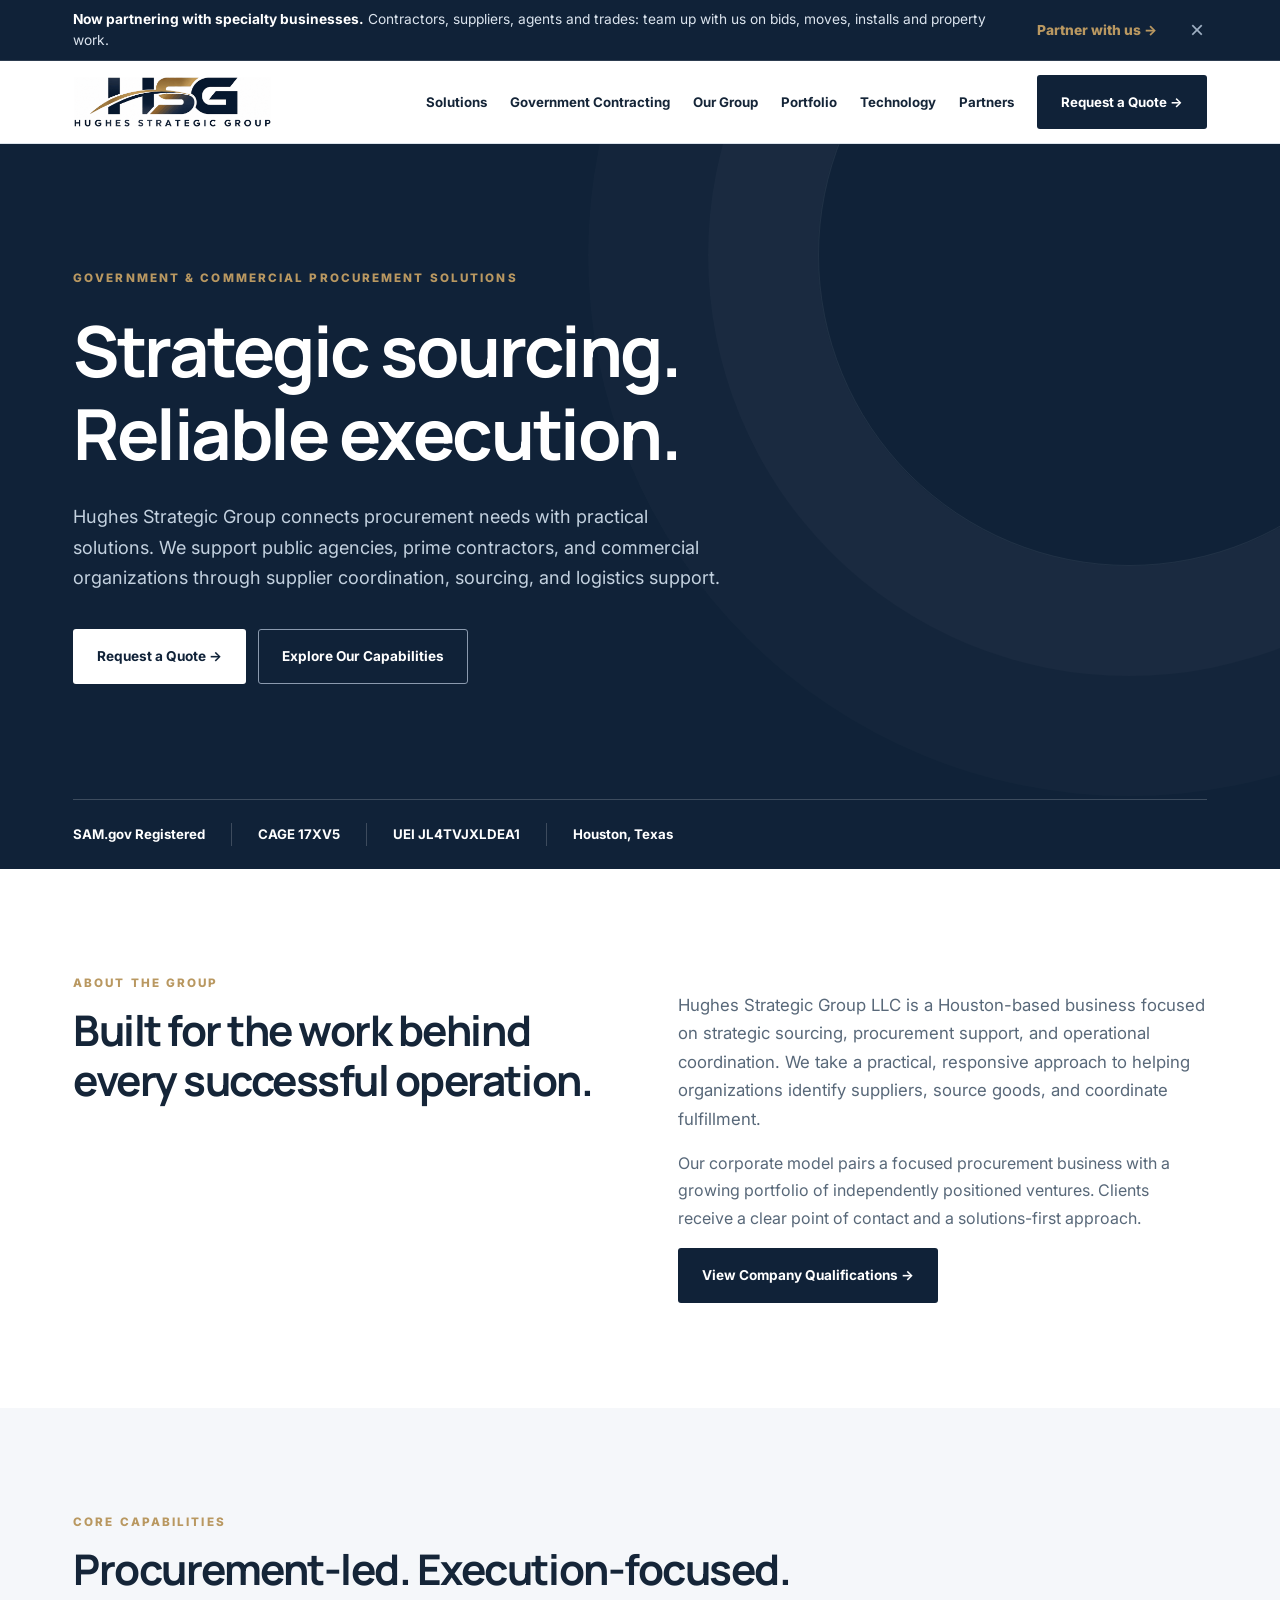
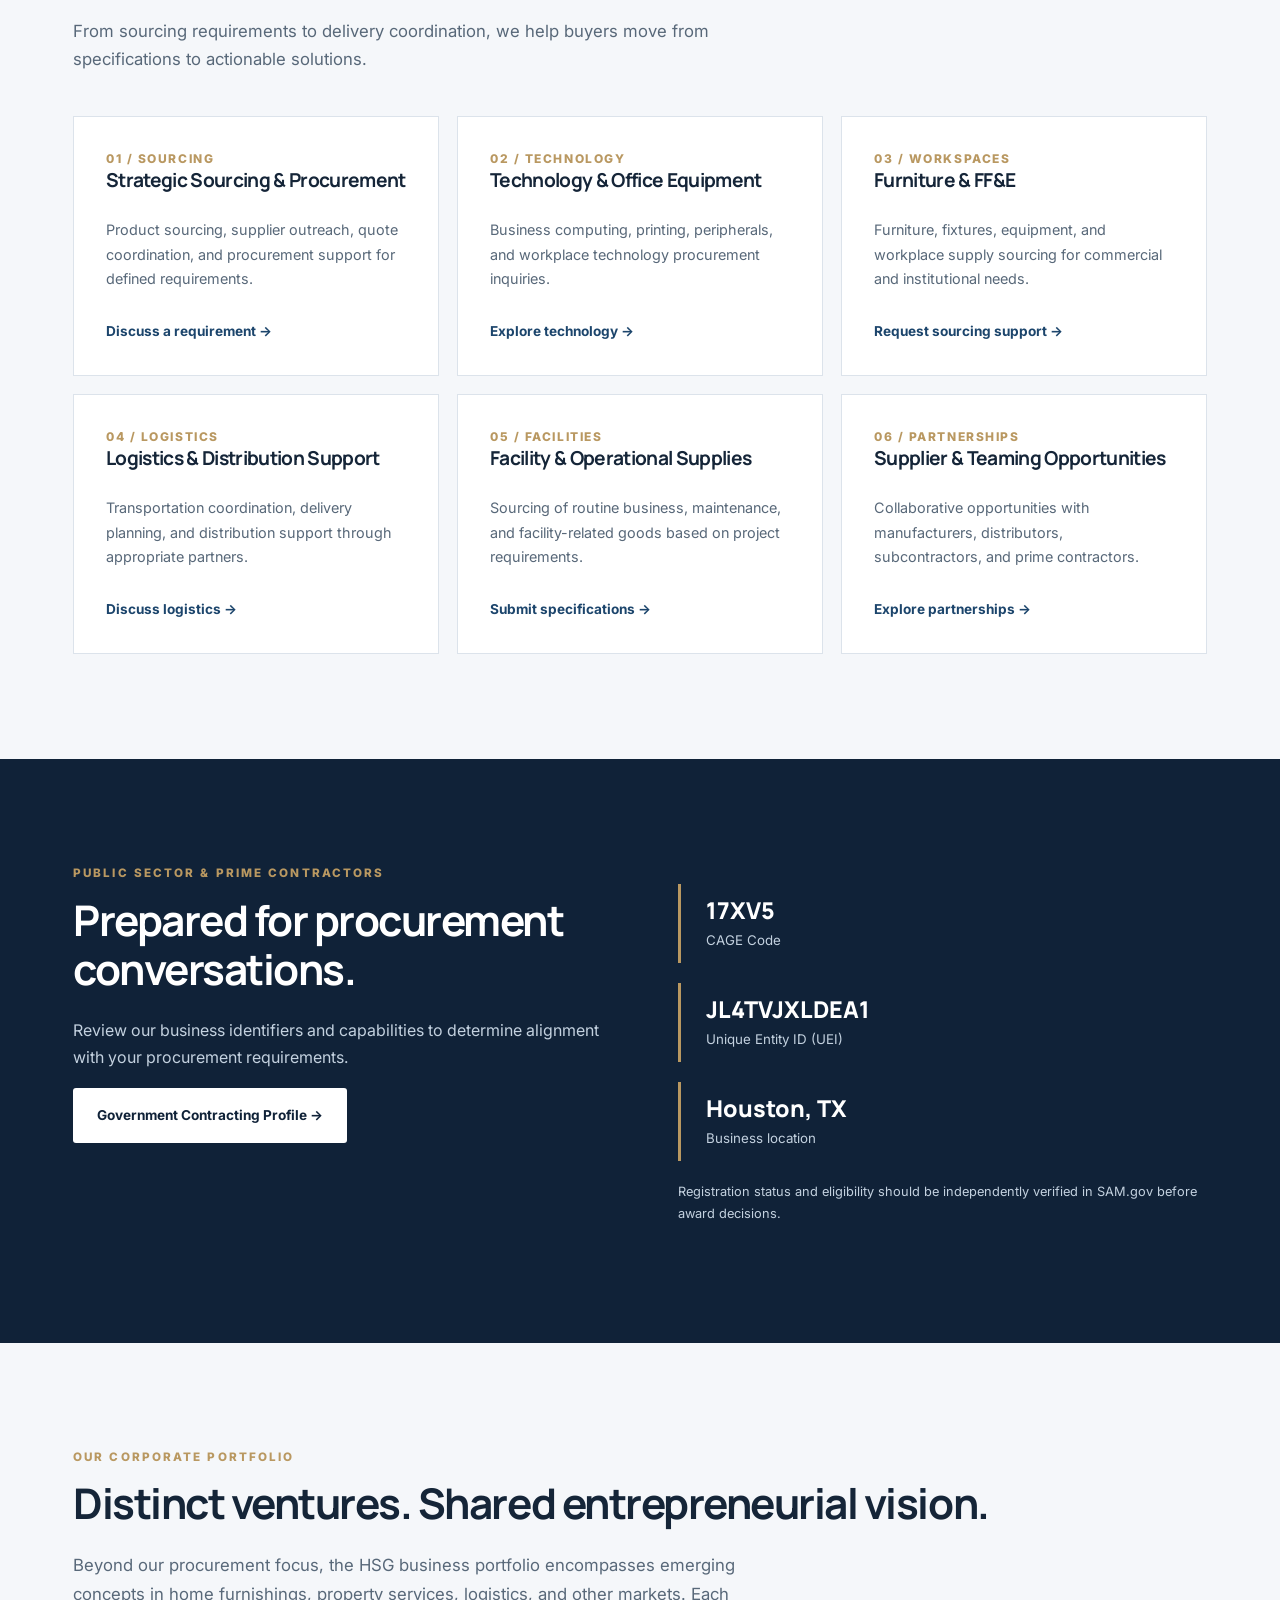
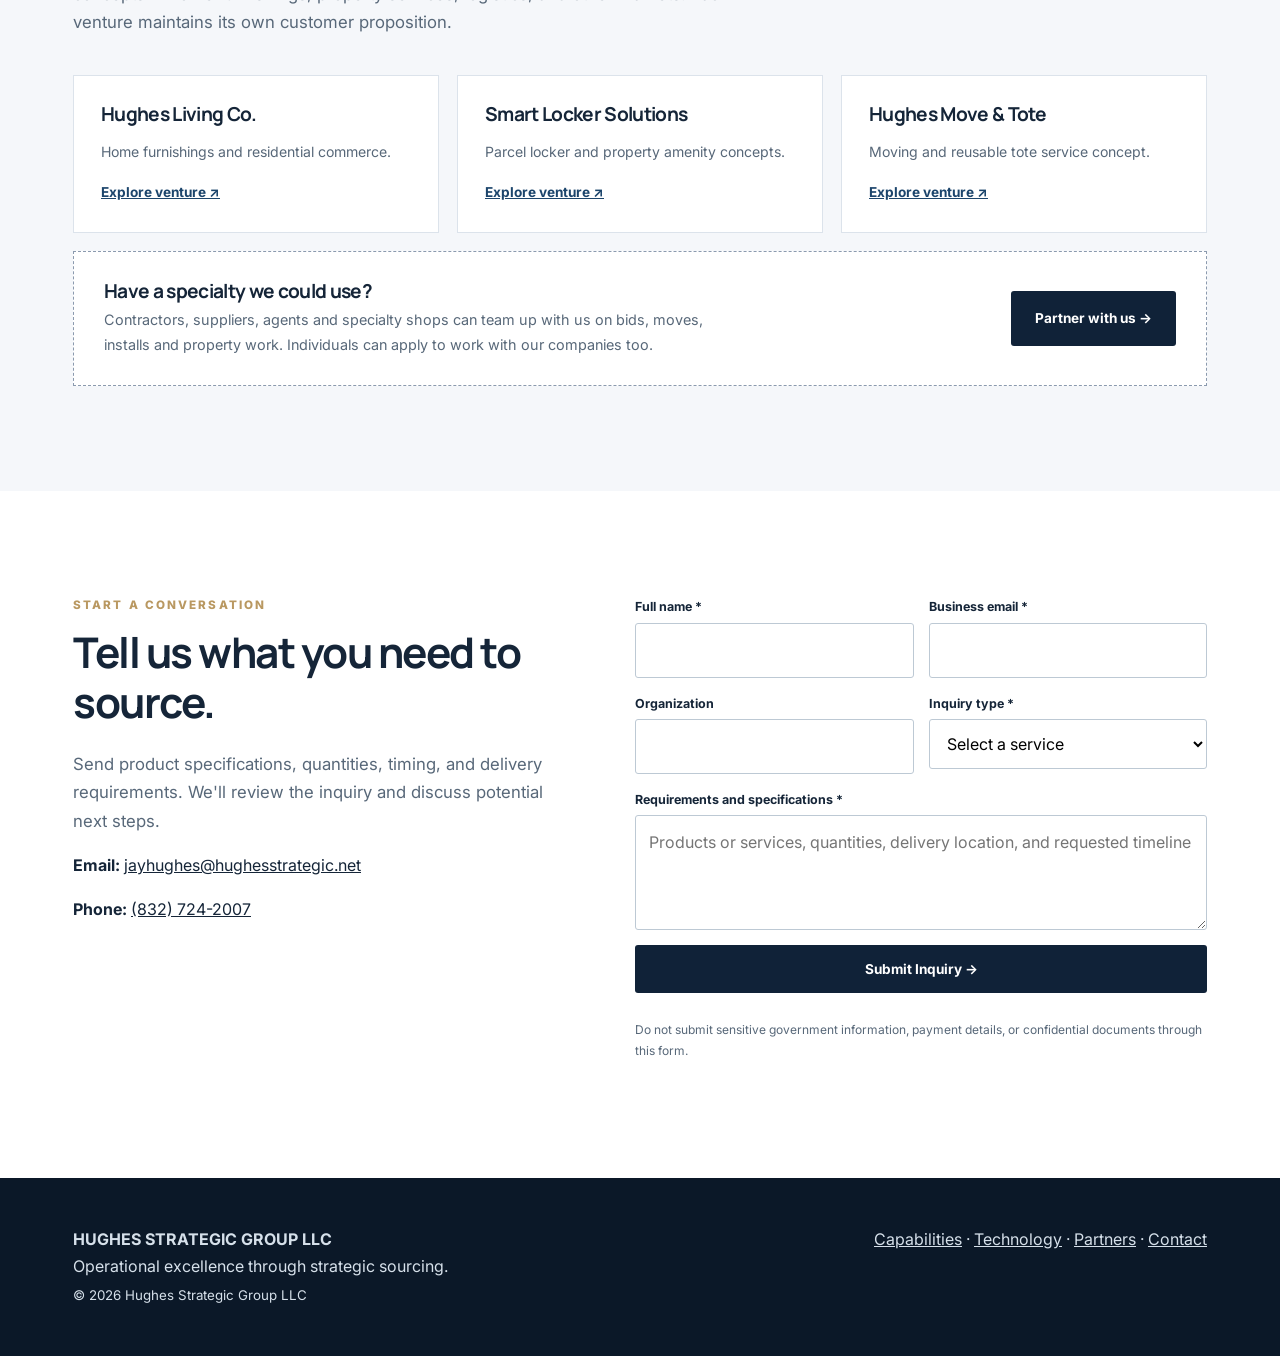
<file: index.html>
<!doctype html>
<html lang="en"><head><meta charset="utf-8"><meta name="viewport" content="width=device-width,initial-scale=1">
<title>Hughes Strategic Group | Strategic Sourcing & Corporate Solutions</title><link rel="icon" href="favicon.ico" sizes="any"><link rel="icon" type="image/png" sizes="32x32" href="favicon-32x32.png"><link rel="icon" type="image/png" sizes="192x192" href="icon-192.png"><link rel="apple-touch-icon" href="apple-touch-icon.png">
<meta name="description" content="Houston-based Hughes Strategic Group supports public and commercial buyers with strategic sourcing, procurement coordination, technology, furniture, logistics, and facility supply solutions.">
<meta name="theme-color" content="#102238"><link rel="canonical" href="https://hughesstrategic.net/">
<link rel="preconnect" href="https://fonts.googleapis.com"><link rel="preconnect" href="https://fonts.gstatic.com" crossorigin>
<link href="https://fonts.googleapis.com/css2?family=Inter:wght@400;500;600;700&family=Manrope:wght@400;500;600;700;800&display=swap" rel="stylesheet">
<style>
:root{--navy:#102238;--blue:#1c456c;--gold:#b99861;--mist:#edf1f5;--ink:#152538;--muted:#586879;--line:#dce3eb}*{box-sizing:border-box}html{scroll-behavior:smooth}body{margin:0;color:var(--ink);font:16px/1.7 Inter,Arial,sans-serif;background:#fff}h1,h2,h3{font-family:Manrope,Arial,sans-serif;line-height:1.18;letter-spacing:-.035em}h1{font-size:clamp(2.7rem,5.5vw,5.5rem);max-width:950px;margin:20px 0 26px}h2{font-size:clamp(2rem,3.3vw,3.25rem);margin:12px 0 22px}h3{font-size:1.2rem;margin:0 0 12px}a{color:inherit}a:focus-visible,button:focus-visible,input:focus-visible,textarea:focus-visible,select:focus-visible{outline:3px solid var(--gold);outline-offset:3px}.wrap{max-width:1190px;padding:0 28px;margin:auto}.eyebrow{font-size:.73rem;font-weight:800;letter-spacing:.18em;text-transform:uppercase;color:var(--gold)}.site-header{position:sticky;top:0;z-index:20;background:#fff;border-bottom:1px solid var(--line)}.nav{min-height:82px;display:flex;align-items:center;justify-content:space-between;gap:25px}.logo{text-decoration:none;font-family:Manrope,sans-serif;font-weight:800;font-size:1.35rem;letter-spacing:-.05em;line-height:1.1}.logo span{display:block;font:600 .57rem/1.4 Inter,sans-serif;letter-spacing:.17em;color:var(--muted);margin-top:5px}.nav-links{display:flex;align-items:center;gap:23px}.nav-links a{text-decoration:none;font-size:.83rem;font-weight:700}.nav-links a:hover{color:var(--blue)}.btn{display:inline-flex;align-items:center;justify-content:center;gap:12px;text-decoration:none;border:1px solid transparent;padding:15px 23px;font-weight:700;font-size:.85rem;cursor:pointer;border-radius:3px;font-family:inherit}.btn-light{background:#fff;color:var(--navy)}.btn-dark{background:var(--navy);color:#fff}.btn-outline{border-color:#8b9aae;color:#fff;background:transparent}.menu-toggle{display:none;background:none;border:1px solid var(--line);padding:8px 12px;font-size:1.3rem}.hero{background:var(--navy);color:#fff;position:relative;overflow:hidden}.hero:before{content:"";position:absolute;width:620px;height:620px;border:1px solid #ffffff12;border-radius:50%;right:-160px;top:-200px;box-shadow:0 0 0 110px #ffffff06,0 0 0 230px #ffffff04}.hero-inner{position:relative;padding-top:125px;padding-bottom:115px}.hero p{max-width:660px;color:#c3d1df;font-size:1.13rem}.hero-actions{display:flex;flex-wrap:wrap;gap:12px;margin-top:36px}.credentials{display:flex;flex-wrap:wrap;gap:25px 0;border-top:1px solid #ffffff30;padding:23px 0}.credentials div{padding:0 26px;border-right:1px solid #ffffff30;font-size:.83rem;font-weight:700}.credentials div:first-child{padding-left:0}.credentials div:last-child{border:0}.section{padding:105px 0}.section-lead{max-width:680px;color:var(--muted);font-size:1.05rem}.pale{background:#f5f7fa}.grid{display:grid;grid-template-columns:repeat(3,minmax(0,1fr));gap:18px;margin-top:42px}.service{padding:32px;background:#fff;border:1px solid var(--line);min-height:260px;display:flex;flex-direction:column}.service .num{color:var(--gold);font-weight:800;font-size:.75rem;letter-spacing:.13em}.service p{color:var(--muted);font-size:.9rem}.service a{margin-top:auto;font-weight:700;text-decoration:none;color:var(--blue);font-size:.85rem}.split{display:grid;grid-template-columns:1fr 1fr;gap:75px;align-items:start}.check{padding:0;list-style:none}.check li{padding:12px 0;border-bottom:1px solid var(--line)}.check li:before{content:"✓";color:#22745f;font-weight:800;margin-right:13px}.dark{background:var(--navy);color:#fff}.dark p{color:#c3d1df}.stat{border-left:3px solid var(--gold);padding:10px 0 10px 25px;margin:20px 0}.stat strong{display:block;font:800 1.45rem Manrope}.stat small{color:#c3d1df}.portfolio-grid{display:grid;grid-template-columns:repeat(3,1fr);gap:18px;margin-top:38px}.venture{padding:27px;border:1px solid var(--line);background:#fff}.venture p{color:var(--muted);font-size:.88rem}.venture a{color:var(--blue);font-weight:700;font-size:.85rem}.contact-grid{display:grid;grid-template-columns:1fr 1.15fr;gap:65px}.form{display:grid;grid-template-columns:1fr 1fr;gap:15px}.field{display:flex;flex-direction:column;gap:5px}.field.full{grid-column:1/-1}label{font-size:.78rem;font-weight:700}input,select,textarea{width:100%;padding:13px;border:1px solid #bdc9d4;border-radius:3px;font:inherit;background:#fff}textarea{min-height:115px;resize:vertical}.form button{grid-column:1/-1}.partner-cta{margin-top:18px;padding:28px 30px;border:1px dashed #8b9aae;background:#fff;display:flex;align-items:center;justify-content:space-between;gap:24px;flex-wrap:wrap}.partner-cta h3{margin:0 0 6px}.partner-cta p{margin:0;color:var(--muted);font-size:.9rem;max-width:640px}.form-status{grid-column:1/-1;padding:14px 16px;font-size:.92rem;line-height:1.55;border-left:3px solid #22745f;background:#e6f2ee;margin:0}.form-status.err{border-left-color:#a3362a;background:#f8e4e0}.form-status[hidden]{display:none}.partner-bar{background:var(--navy);color:#dbe4ee;border-bottom:1px solid #ffffff1f;font-size:.86rem;line-height:1.5}.partner-bar[hidden]{display:none}.partner-bar-inner{display:flex;align-items:center;gap:18px;min-height:50px;padding-top:8px;padding-bottom:8px}.partner-bar p{margin:0;flex:1}.partner-bar strong{color:#fff}.pb-link{color:var(--gold);font-weight:800;text-decoration:none;white-space:nowrap;padding:10px 0}.pb-link:hover{color:#d9bf92;text-decoration:underline}.pb-close{background:none;border:0;color:#9fb0c3;font-size:1.5rem;line-height:1;width:44px;height:44px;cursor:pointer;margin-right:-12px}.pb-close:hover{color:#fff}@media(max-width:700px){.pb-more{display:none}.partner-bar-inner{gap:10px}}.foot{background:#0b1828;color:#d6e0ea;padding:48px 0}.foot-inner{display:flex;justify-content:space-between;gap:25px;flex-wrap:wrap}.foot a{color:#d6e0ea}.muted{color:var(--muted)}@media(max-width:900px){.menu-toggle{display:block}.nav-links{display:none;position:absolute;top:81px;left:0;right:0;background:#fff;padding:20px 28px;box-shadow:0 10px 20px #0002;flex-direction:column;align-items:stretch}.nav-links.open{display:flex}.grid,.portfolio-grid{grid-template-columns:repeat(2,1fr)}.split,.contact-grid{grid-template-columns:1fr;gap:32px}}@media(max-width:600px){.wrap{padding:0 20px}.hero-inner{padding:85px 0 70px}.section{padding:70px 0}.grid,.portfolio-grid,.form{grid-template-columns:1fr}.credentials div{width:50%;padding:8px 12px;border:0}.credentials div:first-child{padding-left:12px}.service{min-height:0}.field.full{grid-column:auto}.form button{grid-column:auto}}@media(prefers-reduced-motion:reduce){html{scroll-behavior:auto}}
.logo img{display:block;height:52px;width:auto;max-width:100%}@media(max-width:600px){.logo img{height:42px}}</style></head><body>
<div class="partner-bar" id="partner-bar" role="region" aria-label="Partner announcement"><div class="wrap partner-bar-inner"><p><strong>Now partnering with specialty businesses.</strong> <span class="pb-more">Contractors, suppliers, agents and trades: team up with us on bids, moves, installs and property work.</span></p><a class="pb-link" href="partners.html">Partner with us &rarr;</a><button class="pb-close" type="button" aria-label="Dismiss partner announcement">&times;</button></div></div><header class="site-header"><div class="wrap nav"><a class="logo" href="index.html" aria-label="Hughes Strategic Group home"><img src="hsg-logo.png?v=2" alt="Hughes Strategic Group" width="760" height="199"></a><button class="menu-toggle" type="button" aria-expanded="false" aria-controls="navigation" aria-label="Toggle navigation">☰</button><nav class="nav-links" id="navigation" aria-label="Main navigation"><a href="#solutions">Solutions</a><a href="capabilities.html">Government Contracting</a><a href="#about">Our Group</a><a href="#portfolio">Portfolio</a><a href="hp.html">Technology</a><a href="partners.html">Partners</a><a class="btn btn-dark" href="#contact">Request a Quote →</a></nav></div></header>
<main><section class="hero"><div class="wrap"><div class="hero-inner"><div class="eyebrow">Government & Commercial Procurement Solutions</div><h1>Strategic sourcing.<br>Reliable execution.</h1><p>Hughes Strategic Group connects procurement needs with practical solutions. We support public agencies, prime contractors, and commercial organizations through supplier coordination, sourcing, and logistics support.</p><div class="hero-actions"><a class="btn btn-light" href="#contact">Request a Quote →</a><a class="btn btn-outline" href="capabilities.html">Explore Our Capabilities</a></div></div><div class="credentials"><div>SAM.gov Registered</div><div>CAGE 17XV5</div><div>UEI JL4TVJXLDEA1</div><div>Houston, Texas</div></div></div></section>
<section class="section" id="about"><div class="wrap split"><div><div class="eyebrow">About the Group</div><h2>Built for the work behind every successful operation.</h2></div><div><p class="section-lead">Hughes Strategic Group LLC is a Houston-based business focused on strategic sourcing, procurement support, and operational coordination. We take a practical, responsive approach to helping organizations identify suppliers, source goods, and coordinate fulfillment.</p><p class="muted">Our corporate model pairs a focused procurement business with a growing portfolio of independently positioned ventures. Clients receive a clear point of contact and a solutions-first approach.</p><a class="btn btn-dark" href="capabilities.html">View Company Qualifications →</a></div></div></section>
<section class="section pale" id="solutions"><div class="wrap"><div class="eyebrow">Core Capabilities</div><h2>Procurement-led. Execution-focused.</h2><p class="section-lead">From sourcing requirements to delivery coordination, we help buyers move from specifications to actionable solutions.</p><div class="grid">
<article class="service"><div class="num">01 / SOURCING</div><h3>Strategic Sourcing & Procurement</h3><p>Product sourcing, supplier outreach, quote coordination, and procurement support for defined requirements.</p><a href="#contact">Discuss a requirement →</a></article>
<article class="service"><div class="num">02 / TECHNOLOGY</div><h3>Technology & Office Equipment</h3><p>Business computing, printing, peripherals, and workplace technology procurement inquiries.</p><a href="hp.html">Explore technology →</a></article>
<article class="service"><div class="num">03 / WORKSPACES</div><h3>Furniture & FF&E</h3><p>Furniture, fixtures, equipment, and workplace supply sourcing for commercial and institutional needs.</p><a href="#contact">Request sourcing support →</a></article>
<article class="service"><div class="num">04 / LOGISTICS</div><h3>Logistics & Distribution Support</h3><p>Transportation coordination, delivery planning, and distribution support through appropriate partners.</p><a href="#contact">Discuss logistics →</a></article>
<article class="service"><div class="num">05 / FACILITIES</div><h3>Facility & Operational Supplies</h3><p>Sourcing of routine business, maintenance, and facility-related goods based on project requirements.</p><a href="#contact">Submit specifications →</a></article>
<article class="service"><div class="num">06 / PARTNERSHIPS</div><h3>Supplier & Teaming Opportunities</h3><p>Collaborative opportunities with manufacturers, distributors, subcontractors, and prime contractors.</p><a href="mailto:jayhughes@hughesstrategic.net?subject=HSG%20Partner%20Inquiry">Explore partnerships →</a></article>
</div></div></section>
<section class="section dark"><div class="wrap split"><div><div class="eyebrow">Public Sector & Prime Contractors</div><h2>Prepared for procurement conversations.</h2><p>Review our business identifiers and capabilities to determine alignment with your procurement requirements.</p><a class="btn btn-light" href="capabilities.html">Government Contracting Profile →</a></div><div><div class="stat"><strong>17XV5</strong><small>CAGE Code</small></div><div class="stat"><strong>JL4TVJXLDEA1</strong><small>Unique Entity ID (UEI)</small></div><div class="stat"><strong>Houston, TX</strong><small>Business location</small></div><p style="font-size:.8rem">Registration status and eligibility should be independently verified in SAM.gov before award decisions.</p></div></div></section>
<section class="section pale" id="portfolio"><div class="wrap"><div class="eyebrow">Our Corporate Portfolio</div><h2>Distinct ventures. Shared entrepreneurial vision.</h2><p class="section-lead">Beyond our procurement focus, the HSG business portfolio encompasses emerging concepts in home furnishings, property services, logistics, and other markets. Each venture maintains its own customer proposition.</p><div class="portfolio-grid">
<article class="venture"><h3>Hughes Living Co.</h3><p>Home furnishings and residential commerce.</p><a href="https://hugheslivingco.com" target="_blank" rel="noopener noreferrer">Explore venture ↗</a></article>
<article class="venture"><h3>Smart Locker Solutions</h3><p>Parcel locker and property amenity concepts.</p><a href="https://jhughes281.github.io/HSG-Lockers/" target="_blank" rel="noopener noreferrer">Explore venture ↗</a></article>
<article class="venture"><h3>Hughes Move & Tote</h3><p>Moving and reusable tote service concept.</p><a href="https://jhughes281.github.io/hughes-move-tote/" target="_blank" rel="noopener noreferrer">Explore venture ↗</a></article>
</div><div class="partner-cta"><div><h3>Have a specialty we could use?</h3><p>Contractors, suppliers, agents and specialty shops can team up with us on bids, moves, installs and property work. Individuals can apply to work with our companies too.</p></div><a class="btn btn-dark" href="partners.html">Partner with us →</a></div></div></section>
<section class="section" id="contact"><div class="wrap contact-grid"><div><div class="eyebrow">Start a Conversation</div><h2>Tell us what you need to source.</h2><p class="section-lead">Send product specifications, quantities, timing, and delivery requirements. We'll review the inquiry and discuss potential next steps.</p><p><strong>Email:</strong> <a href="mailto:jayhughes@hughesstrategic.net">jayhughes@hughesstrategic.net</a></p><p><strong>Phone:</strong> <a href="tel:+18327242007">(832) 724-2007</a></p></div>
<form class="form" id="rfq-form" novalidate><!-- Web3Forms: same access key as partners.html (from web3forms.com, tied to the inbox it delivers to) --><input type="hidden" name="access_key" value="22f622d7-8ba9-4616-96f8-4b546285cc65"><input type="hidden" name="subject" value="New quote request - hughesstrategic.net"><input type="hidden" name="from_name" value="HSG Quote Form"><input type="checkbox" name="botcheck" style="position:absolute;left:-9999px" tabindex="-1" autocomplete="off" aria-hidden="true"><div class="field"><label for="name">Full name *</label><input id="name" name="name" required autocomplete="name"></div><div class="field"><label for="email">Business email *</label><input id="email" name="email" type="email" required autocomplete="email"></div><div class="field"><label for="company">Organization</label><input id="company" name="company" autocomplete="organization"></div><div class="field"><label for="category">Inquiry type *</label><select id="category" name="category" required><option value="">Select a service</option><option>Strategic sourcing</option><option>Technology procurement</option><option>Furniture & FF&E</option><option>Logistics</option><option>Facility supplies</option><option>Supplier partnership</option><option>Other</option></select></div><div class="field full"><label for="details">Requirements and specifications *</label><textarea id="details" name="details" required placeholder="Products or services, quantities, delivery location, and requested timeline"></textarea></div><button class="btn btn-dark" type="submit" id="rfq-send">Submit Inquiry →</button><p class="form-status" id="rfq-status" role="status" aria-live="polite" hidden></p><p class="muted field full" style="font-size:.75rem">Do not submit sensitive government information, payment details, or confidential documents through this form.</p></form></div></section></main>
<footer class="foot"><div class="wrap foot-inner"><div><strong>HUGHES STRATEGIC GROUP LLC</strong><div>Operational excellence through strategic sourcing.</div><small>© <span id="year">2026</span> Hughes Strategic Group LLC</small></div><div><a href="capabilities.html">Capabilities</a> · <a href="hp.html">Technology</a> · <a href="partners.html">Partners</a> · <a href="#contact">Contact</a></div></div></footer>
<script>const toggle=document.querySelector('.menu-toggle');const nav=document.querySelector('.nav-links');toggle.addEventListener('click',()=>{const open=nav.classList.toggle('open');toggle.setAttribute('aria-expanded',String(open))});nav.querySelectorAll('a').forEach(a=>a.addEventListener('click',()=>{nav.classList.remove('open');toggle.setAttribute('aria-expanded','false')}));document.getElementById('year').textContent=new Date().getFullYear();(function(){var f=document.getElementById('rfq-form'),st=document.getElementById('rfq-status'),b=document.getElementById('rfq-send');function show(h,e){st.innerHTML=h;st.className='form-status'+(e?' err':'');st.hidden=false}var fb='Please email <a href="mailto:jayhughes@hughesstrategic.net">jayhughes@hughesstrategic.net</a> or call <a href="tel:+18327242007">(832) 724-2007</a>.';f.addEventListener('submit',function(e){e.preventDefault();if(!f.checkValidity()){f.reportValidity();return}if(f.access_key.value.indexOf('YOUR_')===0){show('The form is not connected yet. '+fb,true);return}b.disabled=true;b.textContent='Sending...';fetch('https://api.web3forms.com/submit',{method:'POST',body:new FormData(f)}).then(function(r){return r.json()}).then(function(d){if(!d.success)throw new Error(d.message);f.reset();show('Thank you. Your inquiry was submitted. We will review it and follow up.')}).catch(function(){show('That did not go through. '+fb,true)}).finally(function(){b.disabled=false;b.textContent='Submit Inquiry →'})})})();(function(){var b=document.getElementById('partner-bar');try{if(localStorage.getItem('hsgPartnerBar')==='closed')b.hidden=true}catch(e){}b.querySelector('.pb-close').addEventListener('click',function(){b.hidden=true;try{localStorage.setItem('hsgPartnerBar','closed')}catch(e){}})})();</script></body></html>
</file>
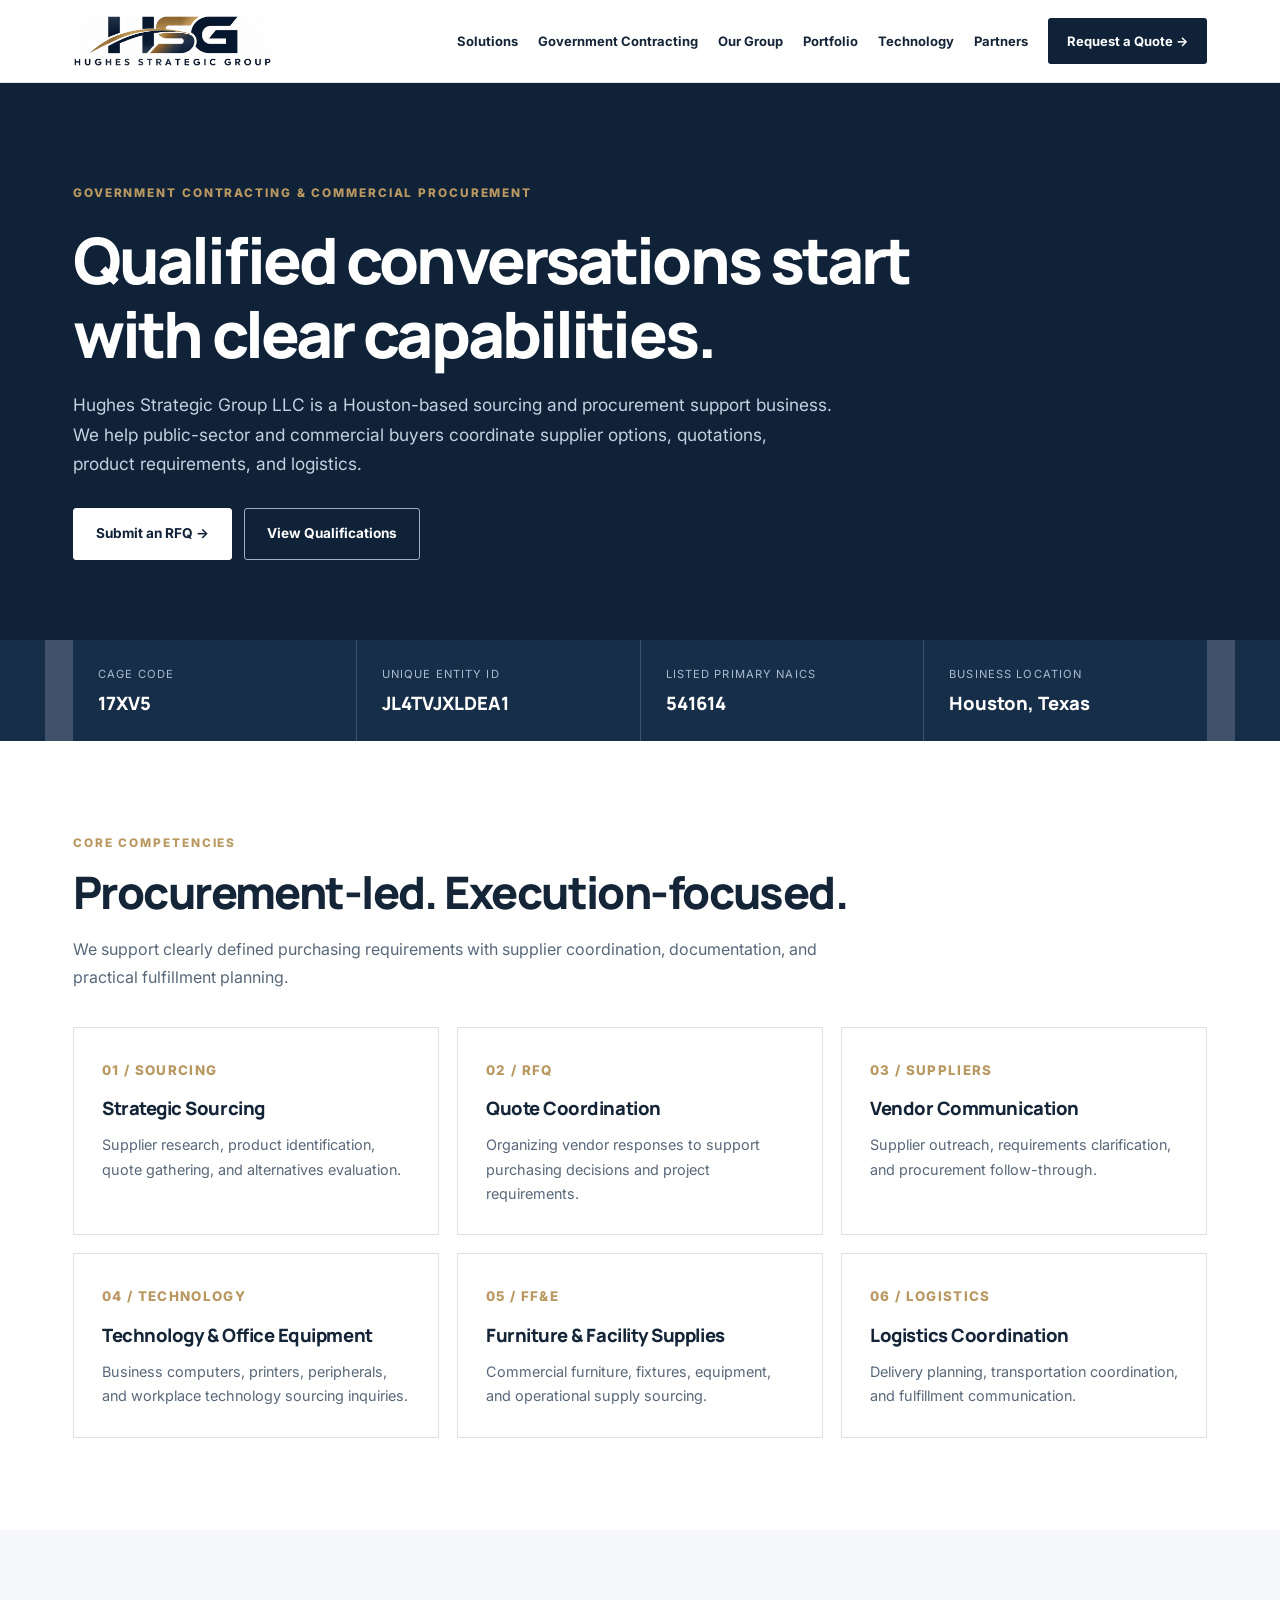
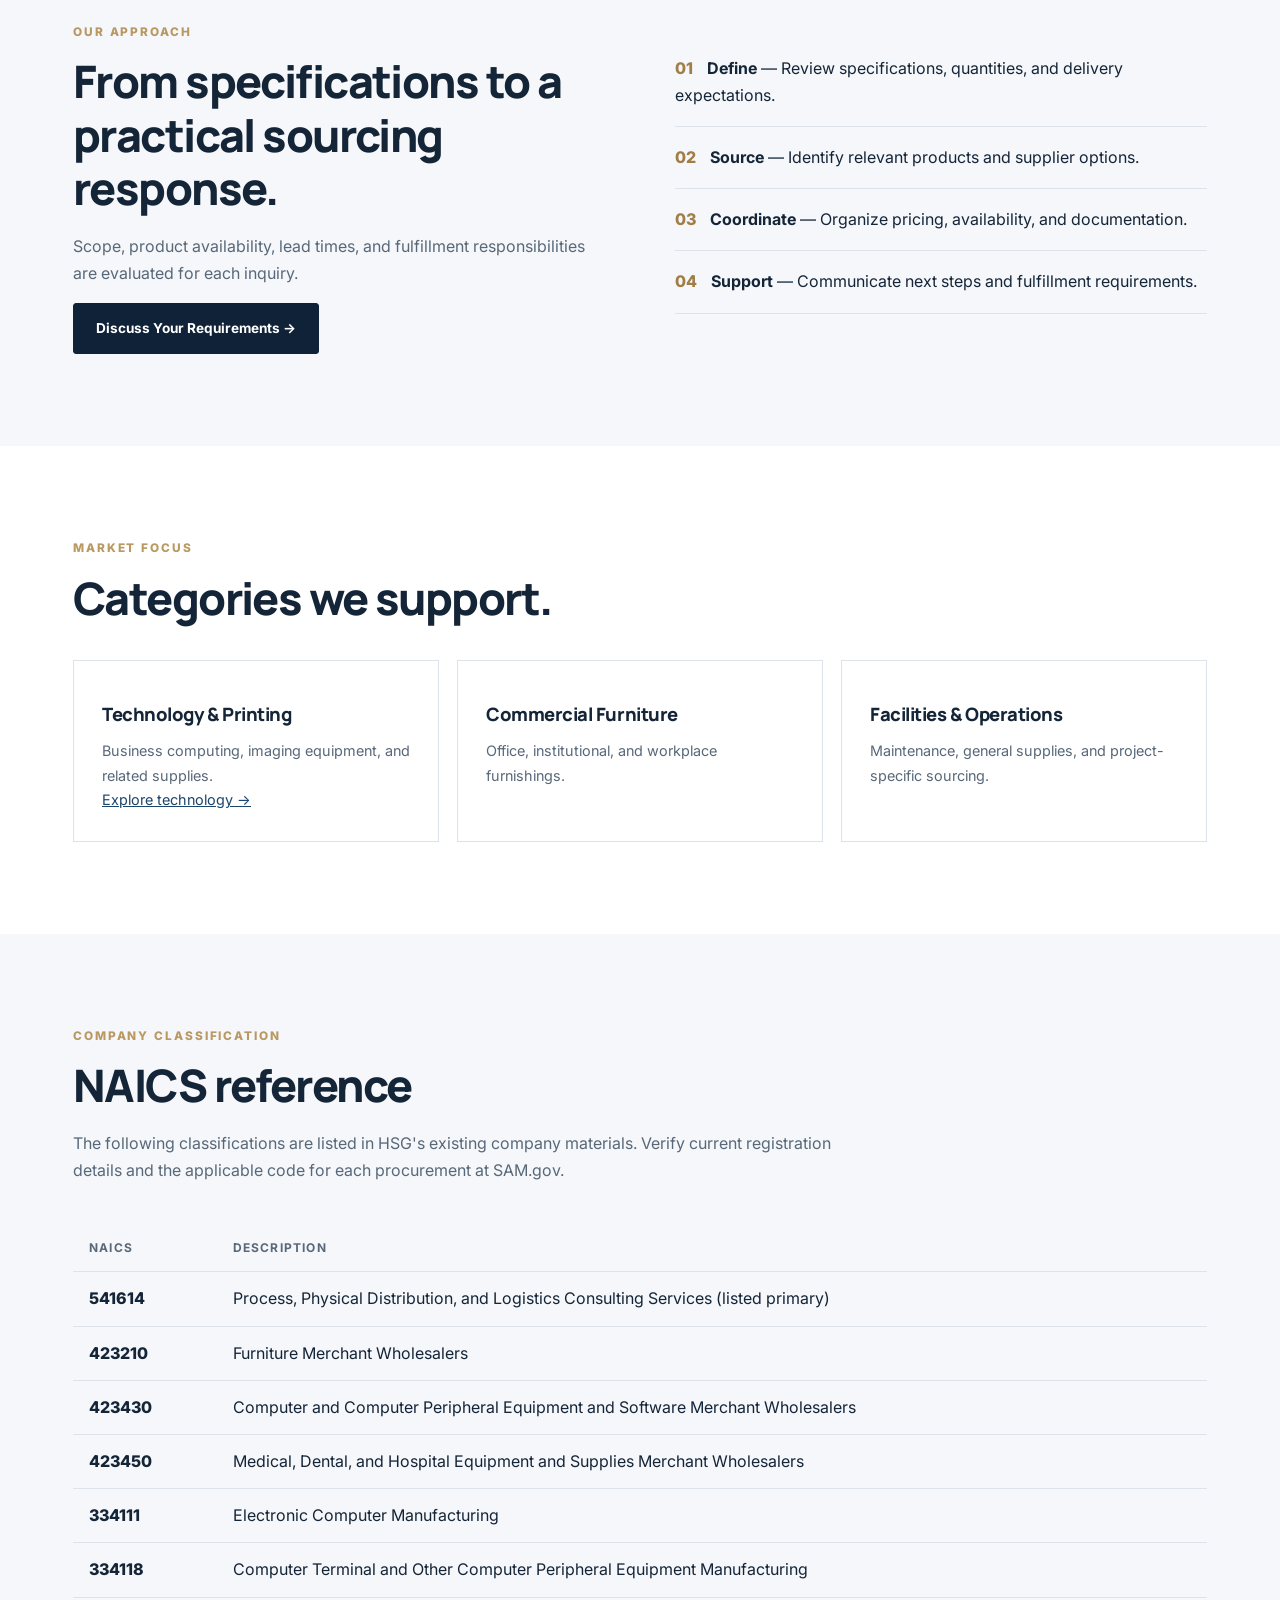
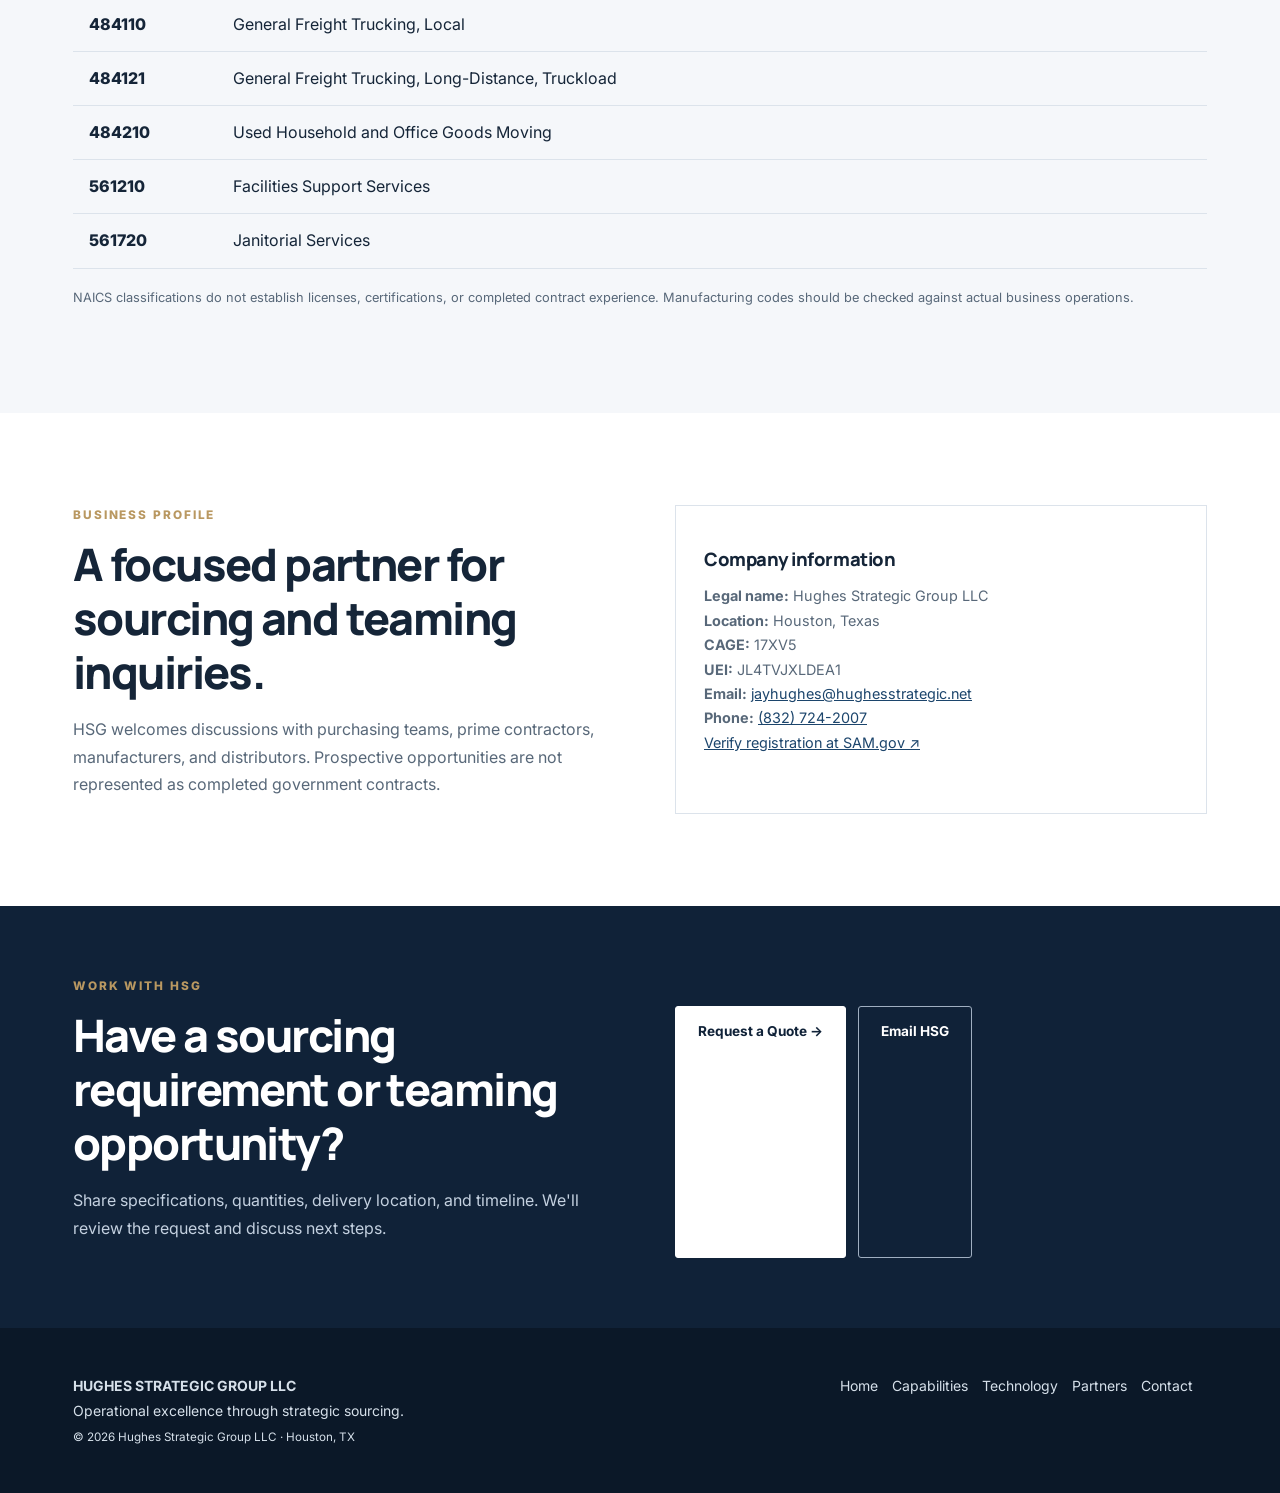
<file: capabilities.html>
<!doctype html><html lang="en"><head><meta charset="utf-8"><meta name="viewport" content="width=device-width,initial-scale=1"><title>Government Contracting & Capabilities | Hughes Strategic Group</title><link rel="icon" href="favicon.ico" sizes="any"><link rel="icon" type="image/png" sizes="32x32" href="favicon-32x32.png"><link rel="icon" type="image/png" sizes="192x192" href="icon-192.png"><link rel="apple-touch-icon" href="apple-touch-icon.png"><meta name="description" content="Hughes Strategic Group supports strategic sourcing, procurement, technology, furniture and logistics coordination. CAGE 17XV5; UEI JL4TVJXLDEA1."><link rel="canonical" href="https://hughesstrategic.net/capabilities.html"><link rel="preconnect" href="https://fonts.googleapis.com"><link rel="preconnect" href="https://fonts.gstatic.com" crossorigin><link href="https://fonts.googleapis.com/css2?family=Inter:wght@400;500;600;700&family=Manrope:wght@400;500;600;700;800&display=swap" rel="stylesheet"><link rel="stylesheet" href="css/corporate-pages.css"><link rel="stylesheet" href="css/capabilities-redesign.css"><style>.hsg-logo img{display:block;height:52px;width:auto;max-width:100%}@media(max-width:600px){.hsg-logo img{height:42px}}</style></head><body><header class="hsg-header"><div class="hsg-nav"><a class="hsg-logo" href="index.html"><img src="hsg-logo.png?v=2" alt="Hughes Strategic Group" width="760" height="199"></a><button class="hsg-toggle" type="button" aria-label="Toggle navigation" aria-expanded="false" aria-controls="hsg-navigation">☰</button><nav class="hsg-links" id="hsg-navigation" aria-label="Main navigation"><a href="index.html#solutions">Solutions</a><a href="capabilities.html">Government Contracting</a><a href="index.html#about">Our Group</a><a href="index.html#portfolio">Portfolio</a><a href="hp.html">Technology</a><a href="partners.html">Partners</a><a class="hsg-cta" href="index.html#contact">Request a Quote →</a></nav></div></header>


<main><section class="cap-hero-new"><div class="cap-wrap"><div class="cap-eyebrow">Government Contracting & Commercial Procurement</div><h1>Qualified conversations start with clear capabilities.</h1><p>Hughes Strategic Group LLC is a Houston-based sourcing and procurement support business. We help public-sector and commercial buyers coordinate supplier options, quotations, product requirements, and logistics.</p><div class="cap-buttons"><a class="cap-btn cap-btn-light" href="index.html#contact">Submit an RFQ →</a><a class="cap-btn cap-btn-outline" href="#qualifications">View Qualifications</a></div></div></section>
<section class="cap-idbar" id="qualifications" aria-label="Company identifiers"><div class="cap-wrap cap-ids"><div class="cap-id"><small>CAGE Code</small><strong>17XV5</strong></div><div class="cap-id"><small>Unique Entity ID</small><strong>JL4TVJXLDEA1</strong></div><div class="cap-id"><small>Listed Primary NAICS</small><strong>541614</strong></div><div class="cap-id"><small>Business Location</small><strong>Houston, Texas</strong></div></div></section>
<section class="cap-section"><div class="cap-wrap"><div class="cap-eyebrow">Core Competencies</div><h2>Procurement-led. Execution-focused.</h2><p class="cap-lead">We support clearly defined purchasing requirements with supplier coordination, documentation, and practical fulfillment planning.</p><div class="cap-grid">
<article class="cap-card"><small>01 / SOURCING</small><h3>Strategic Sourcing</h3><p>Supplier research, product identification, quote gathering, and alternatives evaluation.</p></article>
<article class="cap-card"><small>02 / RFQ</small><h3>Quote Coordination</h3><p>Organizing vendor responses to support purchasing decisions and project requirements.</p></article>
<article class="cap-card"><small>03 / SUPPLIERS</small><h3>Vendor Communication</h3><p>Supplier outreach, requirements clarification, and procurement follow-through.</p></article>
<article class="cap-card"><small>04 / TECHNOLOGY</small><h3>Technology & Office Equipment</h3><p>Business computers, printers, peripherals, and workplace technology sourcing inquiries.</p></article>
<article class="cap-card"><small>05 / FF&E</small><h3>Furniture & Facility Supplies</h3><p>Commercial furniture, fixtures, equipment, and operational supply sourcing.</p></article>
<article class="cap-card"><small>06 / LOGISTICS</small><h3>Logistics Coordination</h3><p>Delivery planning, transportation coordination, and fulfillment communication.</p></article>
</div></div></section>
<section class="cap-section cap-pale"><div class="cap-wrap cap-split"><div><div class="cap-eyebrow">Our Approach</div><h2>From specifications to a practical sourcing response.</h2><p class="cap-lead">Scope, product availability, lead times, and fulfillment responsibilities are evaluated for each inquiry.</p><a class="cap-btn" href="index.html#contact">Discuss Your Requirements →</a></div><ol class="cap-process"><li><strong>Define</strong> — Review specifications, quantities, and delivery expectations.</li><li><strong>Source</strong> — Identify relevant products and supplier options.</li><li><strong>Coordinate</strong> — Organize pricing, availability, and documentation.</li><li><strong>Support</strong> — Communicate next steps and fulfillment requirements.</li></ol></div></section>
<section class="cap-section"><div class="cap-wrap"><div class="cap-eyebrow">Market Focus</div><h2>Categories we support.</h2><div class="cap-grid"><article class="cap-card"><h3>Technology & Printing</h3><p>Business computing, imaging equipment, and related supplies.</p><p><a href="hp.html">Explore technology →</a></p></article><article class="cap-card"><h3>Commercial Furniture</h3><p>Office, institutional, and workplace furnishings.</p></article><article class="cap-card"><h3>Facilities & Operations</h3><p>Maintenance, general supplies, and project-specific sourcing.</p></article></div></div></section>
<section class="cap-section cap-pale" id="naics"><div class="cap-wrap"><div class="cap-eyebrow">Company Classification</div><h2>NAICS reference</h2><p class="cap-lead">The following classifications are listed in HSG's existing company materials. Verify current registration details and the applicable code for each procurement at SAM.gov.</p><div class="cap-tablewrap"><table class="cap-table"><thead><tr><th>NAICS</th><th>Description</th></tr></thead><tbody>
<tr><td>541614</td><td>Process, Physical Distribution, and Logistics Consulting Services (listed primary)</td></tr><tr><td>423210</td><td>Furniture Merchant Wholesalers</td></tr><tr><td>423430</td><td>Computer and Computer Peripheral Equipment and Software Merchant Wholesalers</td></tr><tr><td>423450</td><td>Medical, Dental, and Hospital Equipment and Supplies Merchant Wholesalers</td></tr><tr><td>334111</td><td>Electronic Computer Manufacturing</td></tr><tr><td>334118</td><td>Computer Terminal and Other Computer Peripheral Equipment Manufacturing</td></tr><tr><td>484110</td><td>General Freight Trucking, Local</td></tr><tr><td>484121</td><td>General Freight Trucking, Long-Distance, Truckload</td></tr><tr><td>484210</td><td>Used Household and Office Goods Moving</td></tr><tr><td>561210</td><td>Facilities Support Services</td></tr><tr><td>561720</td><td>Janitorial Services</td></tr>
</tbody></table></div><p class="cap-note">NAICS classifications do not establish licenses, certifications, or completed contract experience. Manufacturing codes should be checked against actual business operations.</p></div></section>
<section class="cap-section"><div class="cap-wrap cap-split"><div><div class="cap-eyebrow">Business Profile</div><h2>A focused partner for sourcing and teaming inquiries.</h2><p class="cap-lead">HSG welcomes discussions with purchasing teams, prime contractors, manufacturers, and distributors. Prospective opportunities are not represented as completed government contracts.</p></div><div class="cap-card"><h3>Company information</h3><p><strong>Legal name:</strong> Hughes Strategic Group LLC</p><p><strong>Location:</strong> Houston, Texas</p><p><strong>CAGE:</strong> 17XV5</p><p><strong>UEI:</strong> JL4TVJXLDEA1</p><p><strong>Email:</strong> <a href="mailto:jayhughes@hughesstrategic.net">jayhughes@hughesstrategic.net</a></p><p><strong>Phone:</strong> <a href="tel:+18327242007">(832) 724-2007</a></p><p><a href="https://sam.gov/" target="_blank" rel="noopener noreferrer">Verify registration at SAM.gov ↗</a></p></div></div></section>
<section class="cap-cta"><div class="cap-wrap cap-split"><div><div class="cap-eyebrow">Work With HSG</div><h2>Have a sourcing requirement or teaming opportunity?</h2><p>Share specifications, quantities, delivery location, and timeline. We'll review the request and discuss next steps.</p></div><div class="cap-buttons"><a class="cap-btn cap-btn-light" href="index.html#contact">Request a Quote →</a><a class="cap-btn cap-btn-outline" href="mailto:jayhughes@hughesstrategic.net?subject=Government%20Contracting%20Inquiry">Email HSG</a></div></div></section></main><footer class="hsg-footer"><div class="hsg-footer-inner"><div><strong>HUGHES STRATEGIC GROUP LLC</strong><div>Operational excellence through strategic sourcing.</div><small>© 2026 Hughes Strategic Group LLC · Houston, TX</small></div><div><a href="index.html">Home</a><a href="capabilities.html">Capabilities</a><a href="hp.html">Technology</a><a href="partners.html">Partners</a><a href="index.html#contact">Contact</a></div></div></footer><script>const hsgToggle=document.querySelector('.hsg-toggle'),hsgLinks=document.querySelector('.hsg-links');hsgToggle.addEventListener('click',()=>{const open=hsgLinks.classList.toggle('open');hsgToggle.setAttribute('aria-expanded',String(open))});hsgLinks.querySelectorAll('a').forEach(a=>a.addEventListener('click',()=>{hsgLinks.classList.remove('open');hsgToggle.setAttribute('aria-expanded','false')}))</script>

</body></html>
</file>
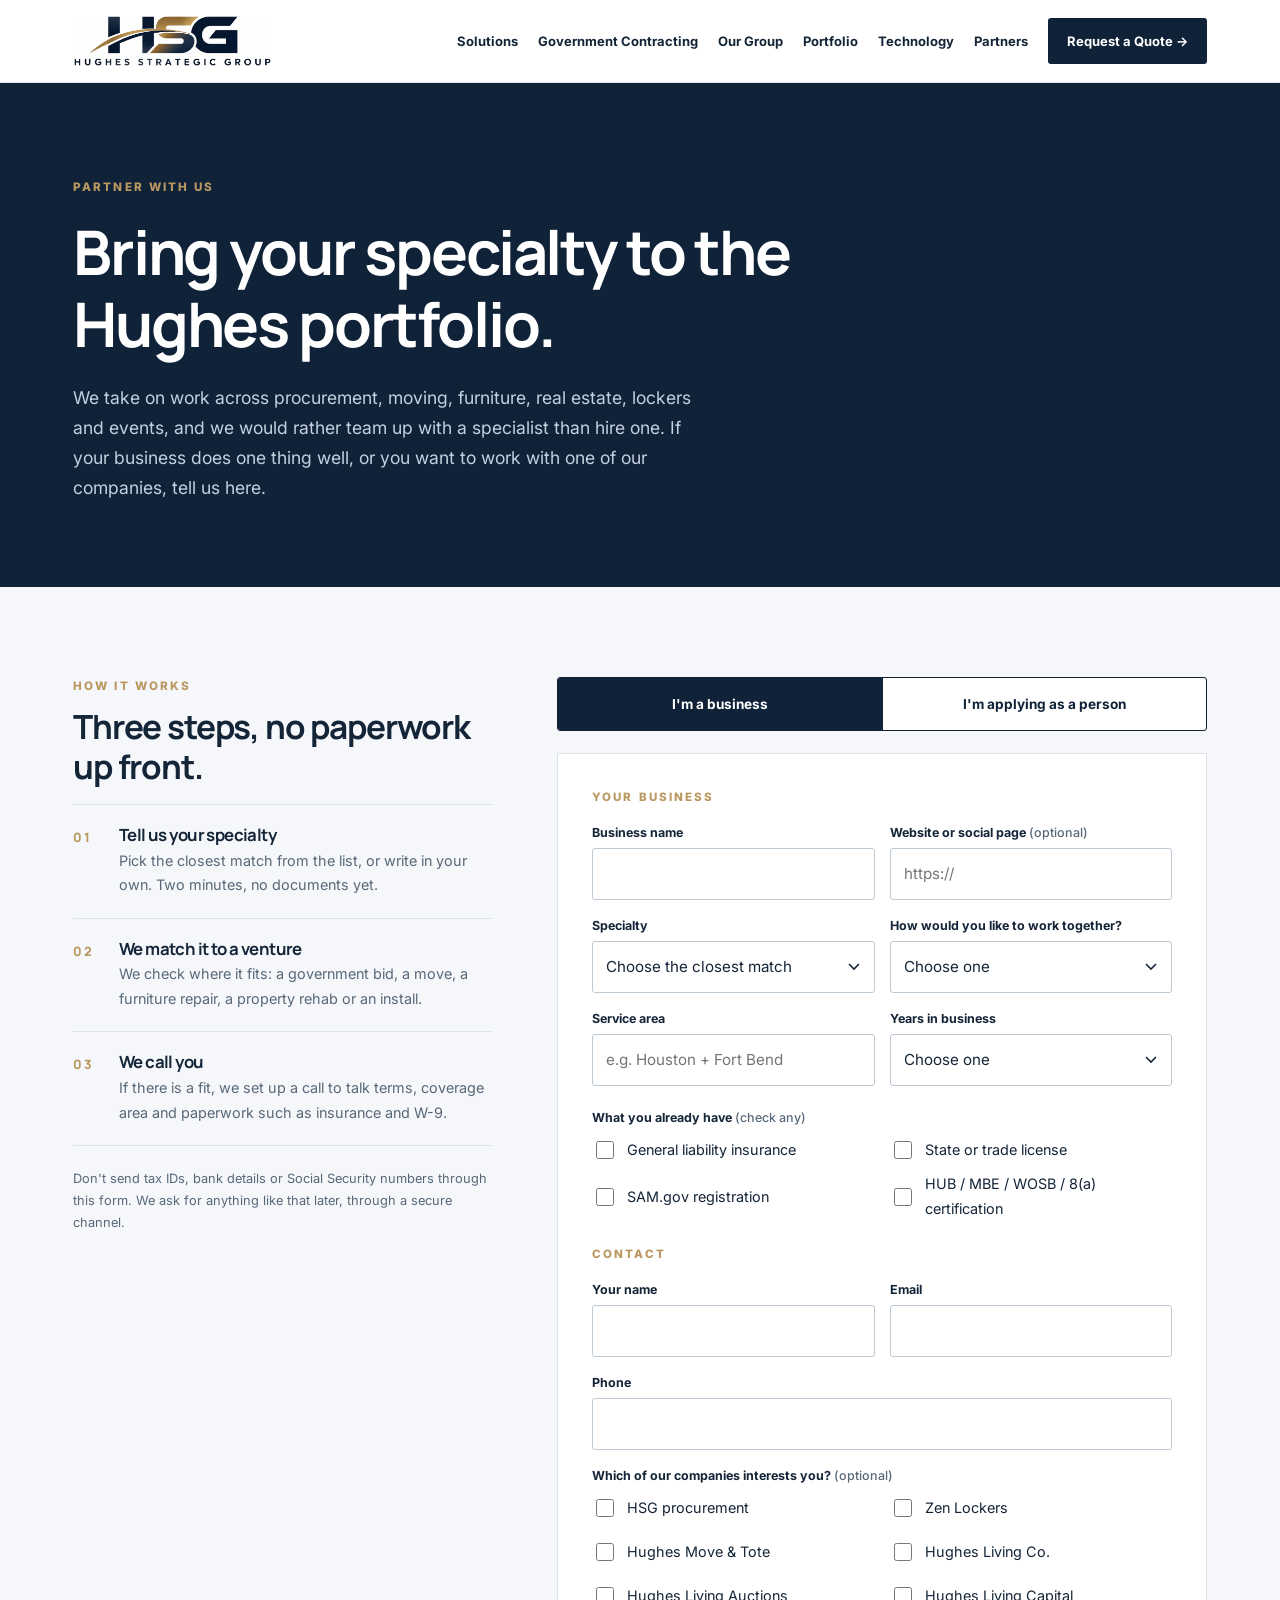
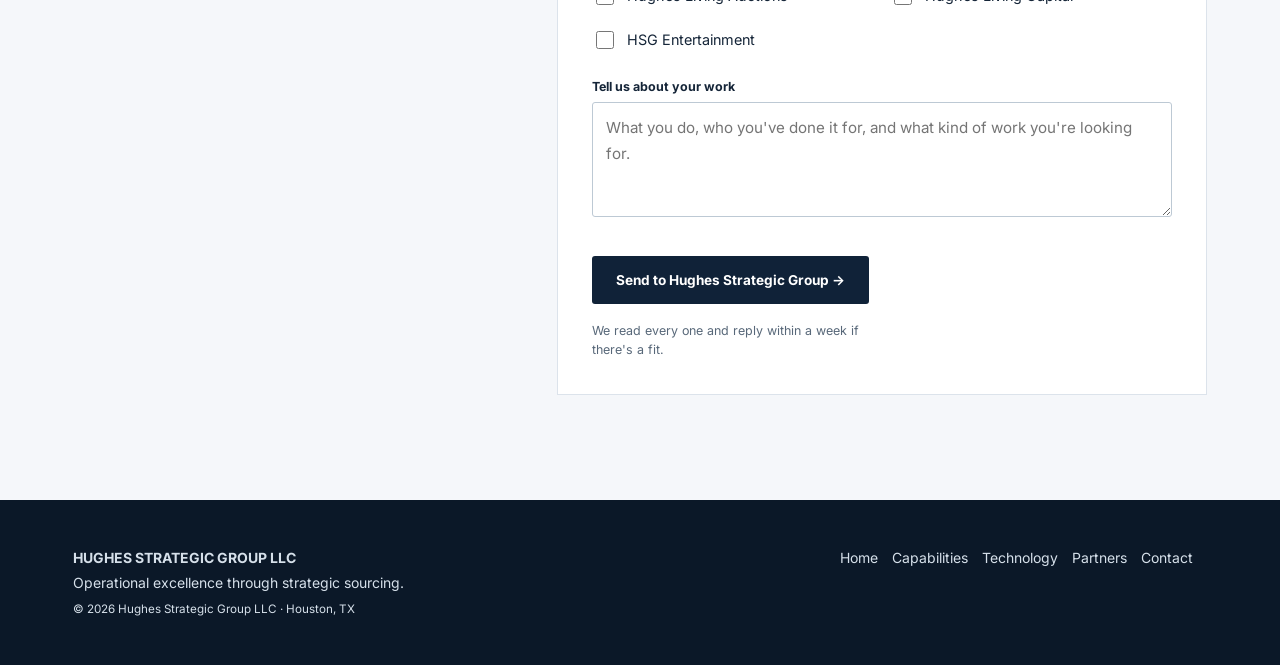
<file: partners.html>
<!doctype html>
<html lang="en">
<head>
  <meta charset="utf-8" />
  <meta name="viewport" content="width=device-width,initial-scale=1" />
  <title>Partner With Us | Hughes Strategic Group</title>
  <meta name="description" content="Specialty businesses can apply to partner with Hughes Strategic Group as subcontractors, suppliers, referral partners or joint ventures. Individuals can apply to work with our ventures." />
  <link rel="canonical" href="https://hughesstrategic.net/partners.html" />
  <link rel="icon" href="favicon.ico" sizes="any"><link rel="icon" type="image/png" sizes="32x32" href="favicon-32x32.png"><link rel="icon" type="image/png" sizes="192x192" href="icon-192.png"><link rel="apple-touch-icon" href="apple-touch-icon.png">
  <link rel="preconnect" href="https://fonts.googleapis.com"><link rel="preconnect" href="https://fonts.gstatic.com" crossorigin>
  <link href="https://fonts.googleapis.com/css2?family=Inter:wght@400;500;600;700&family=Manrope:wght@400;500;600;700;800&display=swap" rel="stylesheet">
  <link rel="stylesheet" href="css/corporate-pages.css">
  <style>
    :root{--navy:#102238;--blue:#1c456c;--gold:#b99861;--ink:#152538;--muted:#586879;--line:#dce3eb;--pale:#f5f7fa;--err:#a3362a}
    *{box-sizing:border-box} body{margin:0;background:#fff;font:16px/1.7 Inter,Arial,sans-serif;color:var(--ink)}
    .hsg-logo img{display:block;height:52px;width:auto;max-width:100%}
    .wrap{max-width:1190px;margin:auto;padding:0 28px}
    .eyebrow{font-size:.73rem;font-weight:800;letter-spacing:.18em;text-transform:uppercase;color:var(--gold)}
    h1,h2,h3{font-family:Manrope,Arial,sans-serif;line-height:1.18;letter-spacing:-.035em}

    .pt-hero{background:var(--navy);color:#fff;padding:95px 0 85px}
    .pt-hero h1{font-size:clamp(2.4rem,4.8vw,4.4rem);max-width:860px;margin:18px 0 22px;font-weight:700}
    .pt-hero p{max-width:640px;color:#c3d1df;font-size:1.1rem;margin:0}

    .pt-sec{background:var(--pale);padding:90px 0 105px}
    .pt-grid{display:grid;grid-template-columns:1fr 1.55fr;gap:65px;align-items:start}
    .pt-grid h2{font-size:clamp(1.7rem,2.6vw,2.3rem);margin:10px 0 18px}
    .pt-how{border-top:1px solid var(--line)}
    .pt-step{display:grid;grid-template-columns:34px 1fr;gap:12px;padding:20px 0;border-bottom:1px solid var(--line)}
    .pt-step b{font:800 .8rem Manrope,sans-serif;letter-spacing:.12em;color:var(--gold);padding-top:3px}
    .pt-step h3{font-size:1.05rem;margin:0 0 4px}
    .pt-step p{margin:0;color:var(--muted);font-size:.9rem}
    .pt-note{color:var(--muted);font-size:.8rem;margin-top:22px}

    .pt-switch{display:grid;grid-template-columns:1fr 1fr;border:1px solid var(--navy);border-radius:3px;overflow:hidden;margin-bottom:22px;background:#fff}
    .pt-switch button{min-height:52px;background:transparent;border:0;cursor:pointer;font:700 .85rem Inter,Arial,sans-serif;color:var(--navy);padding:10px 12px}
    .pt-switch button+button{border-left:1px solid var(--navy)}
    .pt-switch button[aria-selected="true"]{background:var(--navy);color:#fff}
    .pt-switch button:focus-visible,.pt-form :focus-visible{outline:3px solid var(--gold);outline-offset:3px}

    .pt-form{background:#fff;border:1px solid var(--line);padding:34px}
    .pt-form fieldset{border:0;margin:0 0 24px;padding:0;min-width:0}
    .pt-form legend{font-size:.72rem;font-weight:800;letter-spacing:.18em;text-transform:uppercase;color:var(--gold);margin-bottom:14px;padding:0}
    .pt-row{display:grid;grid-template-columns:1fr 1fr;gap:15px}
    .pt-field{display:flex;flex-direction:column;gap:5px;margin-bottom:15px;min-width:0}
    .pt-field label,.pt-check-title{font-size:.78rem;font-weight:700}
    .opt{color:var(--muted);font-weight:500}
    .pt-field input,.pt-field select,.pt-field textarea{width:100%;min-height:48px;padding:12px 13px;border:1px solid #bdc9d4;border-radius:3px;font:inherit;font-size:.95rem;background:#fff;color:var(--ink)}
    .pt-field select{appearance:none;-webkit-appearance:none;padding-right:38px;background-image:url("data:image/svg+xml,%3Csvg xmlns='http://www.w3.org/2000/svg' width='12' height='8' viewBox='0 0 12 8'%3E%3Cpath d='M1 1l5 5 5-5' fill='none' stroke='%23152538' stroke-width='1.6'/%3E%3C/svg%3E");background-repeat:no-repeat;background-position:right 14px center}
    .pt-field input:focus,.pt-field select:focus,.pt-field textarea:focus{border-color:var(--blue)}
    .pt-field textarea{min-height:115px;resize:vertical}
    .hint{color:var(--muted);font-size:.78rem}
    .pt-other[hidden],[data-show][hidden]{display:none}
    .pt-checks{display:grid;grid-template-columns:1fr 1fr;gap:0 16px;margin-top:6px}
    .pt-checks label{display:flex;align-items:center;gap:10px;min-height:44px;font-size:.9rem;cursor:pointer}
    .pt-checks input{width:18px;height:18px;accent-color:var(--navy);flex:none}
    .pt-hp{position:absolute;left:-9999px}
    .pt-submit{display:flex;align-items:center;gap:18px;flex-wrap:wrap}
    .btn{display:inline-flex;align-items:center;justify-content:center;gap:12px;border:1px solid transparent;padding:15px 23px;font:700 .85rem Inter,Arial,sans-serif;cursor:pointer;border-radius:3px;min-height:48px}
    .btn-dark{background:var(--navy);color:#fff}.btn-dark:hover{background:var(--blue)}.btn:disabled{opacity:.6;cursor:wait}
    .pt-submit small{color:var(--muted);font-size:.78rem;max-width:300px;line-height:1.5}
    .pt-status{margin-top:18px;padding:14px 16px;font-size:.92rem;line-height:1.55;border-left:3px solid #22745f;background:#e6f2ee}
    .pt-status.err{border-left-color:var(--err);background:#f8e4e0}
    .pt-status[hidden]{display:none}
    .pt-status a{color:var(--ink)}

    @media(max-width:900px){.pt-grid{grid-template-columns:1fr;gap:40px}}
    @media(max-width:600px){.wrap{padding:0 20px}.hsg-logo img{height:42px}.pt-hero{padding:65px 0 55px}.pt-sec{padding:55px 0 70px}.pt-form{padding:24px 18px}.pt-row,.pt-checks{grid-template-columns:1fr;gap:0}}
  </style>
</head>
<body>
<header class="hsg-header"><div class="hsg-nav"><a class="hsg-logo" href="index.html"><img src="hsg-logo.png?v=2" alt="Hughes Strategic Group" width="760" height="199"></a><button class="hsg-toggle" type="button" aria-label="Toggle navigation" aria-expanded="false" aria-controls="hsg-navigation">&#9776;</button><nav class="hsg-links" id="hsg-navigation" aria-label="Main navigation"><a href="index.html#solutions">Solutions</a><a href="capabilities.html">Government Contracting</a><a href="index.html#about">Our Group</a><a href="index.html#portfolio">Portfolio</a><a href="hp.html">Technology</a><a href="partners.html" aria-current="page">Partners</a><a class="hsg-cta" href="index.html#contact">Request a Quote &rarr;</a></nav></div></header>

<main>
<section class="pt-hero"><div class="wrap">
  <div class="eyebrow">Partner With Us</div>
  <h1>Bring your specialty to the Hughes portfolio.</h1>
  <p>We take on work across procurement, moving, furniture, real estate, lockers and events, and we would rather team up with a specialist than hire one. If your business does one thing well, or you want to work with one of our companies, tell us here.</p>
</div></section>

<section class="pt-sec"><div class="wrap pt-grid">
    <div>
      <div class="eyebrow">How it works</div>
      <h2>Three steps, no paperwork up front.</h2>
      <div class="pt-how">
        <div class="pt-step"><b>01</b><div><h3>Tell us your specialty</h3><p>Pick the closest match from the list, or write in your own. Two minutes, no documents yet.</p></div></div>
        <div class="pt-step"><b>02</b><div><h3>We match it to a venture</h3><p>We check where it fits: a government bid, a move, a furniture repair, a property rehab or an install.</p></div></div>
        <div class="pt-step"><b>03</b><div><h3>We call you</h3><p>If there is a fit, we set up a call to talk terms, coverage area and paperwork such as insurance and W-9.</p></div></div>
      </div>
      <p class="pt-note">Don't send tax IDs, bank details or Social Security numbers through this form. We ask for anything like that later, through a secure channel.</p>
    </div>

    <div>
      <div class="pt-switch" role="tablist" aria-label="Who is applying">
        <button type="button" role="tab" id="tab-biz" aria-selected="true" aria-controls="partner-form" data-track="business">I'm a business</button>
        <button type="button" role="tab" id="tab-ind" aria-selected="false" aria-controls="partner-form" data-track="individual">I'm applying as a person</button>
      </div>

      <form class="pt-form" id="partner-form" role="tabpanel" aria-labelledby="tab-biz" novalidate>
        <!-- Web3Forms: replace with the access key from web3forms.com (free; it's tied to the inbox it delivers to) -->
        <input type="hidden" name="access_key" value="22f622d7-8ba9-4616-96f8-4b546285cc65" />
        <input type="hidden" name="subject" value="New partner inquiry - hughesstrategic.net" />
        <input type="hidden" name="from_name" value="HSG Partner Form" />
        <input type="hidden" name="track" value="Business partner" />
        <input type="checkbox" name="botcheck" class="pt-hp" tabindex="-1" autocomplete="off" aria-hidden="true" />

        <!-- BUSINESS TRACK -->
        <div data-show="business">
          <fieldset>
            <legend>Your business</legend>
            <div class="pt-row">
              <div class="pt-field"><label for="company">Business name</label><input id="company" name="company" autocomplete="organization" data-req="business" /></div>
              <div class="pt-field"><label for="website">Website or social page <span class="opt">(optional)</span></label><input id="website" name="website" type="url" inputmode="url" placeholder="https://" /></div>
            </div>
            <div class="pt-row">
              <div class="pt-field">
                <label for="specialty">Specialty</label>
                <select id="specialty" name="specialty" data-req="business" data-other="specialty-other">
                  <option value="">Choose the closest match</option>
                  <optgroup label="Trades &amp; property">
                    <option>General contracting / remodeling</option>
                    <option>Electrical</option>
                    <option>Plumbing</option>
                    <option>HVAC</option>
                    <option>Roofing</option>
                    <option>Flooring / carpet</option>
                    <option>Painting / drywall</option>
                    <option>Landscaping / lawn care</option>
                    <option>Cleaning / janitorial</option>
                  </optgroup>
                  <optgroup label="Moving, freight &amp; logistics">
                    <option>Moving / labor crews</option>
                    <option>Freight / trucking / courier</option>
                    <option>Warehousing / storage</option>
                    <option>Junk removal / hauling</option>
                  </optgroup>
                  <optgroup label="Furniture &amp; goods">
                    <option>Furniture repair / upholstery</option>
                    <option>Furniture manufacturing / wholesale</option>
                    <option>Liquidation / pallet supply</option>
                    <option>Interior design / staging</option>
                  </optgroup>
                  <optgroup label="Real estate &amp; finance">
                    <option>Real estate agent / broker</option>
                    <option>Lending / private money</option>
                    <option>Title / escrow</option>
                    <option>Property management</option>
                    <option>Inspection / appraisal</option>
                  </optgroup>
                  <optgroup label="Technology &amp; installs">
                    <option>IT / computer hardware</option>
                    <option>Security cameras / low-voltage</option>
                    <option>Smart lockers / access control</option>
                    <option>Vending / kiosks</option>
                  </optgroup>
                  <optgroup label="Food &amp; events">
                    <option>Catering / food service</option>
                    <option>Event rentals / production</option>
                  </optgroup>
                  <optgroup label="Professional services">
                    <option>Government contracting / prime contractor</option>
                    <option>Legal</option>
                    <option>Accounting / bookkeeping</option>
                    <option>Insurance</option>
                    <option>Marketing / design / photography</option>
                    <option>Staffing</option>
                  </optgroup>
                  <option value="Other">Other (write it in)</option>
                </select>
              </div>
              <div class="pt-field">
                <label for="ptype">How would you like to work together?</label>
                <select id="ptype" name="partnership_type" data-req="business">
                  <option value="">Choose one</option>
                  <option>Subcontractor - we do the work on your jobs</option>
                  <option>Supplier / vendor - we sell you product</option>
                  <option>Referral partner - we send each other customers</option>
                  <option>Joint venture - we build something together</option>
                  <option>Teaming on a government bid</option>
                  <option>Not sure yet</option>
                </select>
              </div>
            </div>
            <div class="pt-field pt-other" id="specialty-other" hidden>
              <label for="specialty_other">Describe your specialty</label>
              <input id="specialty_other" name="specialty_other" placeholder="e.g. commercial window tinting" />
            </div>
            <div class="pt-row">
              <div class="pt-field"><label for="area">Service area</label><input id="area" name="service_area" placeholder="e.g. Houston + Fort Bend" data-req="business" /></div>
              <div class="pt-field">
                <label for="years">Years in business</label>
                <select id="years" name="years_in_business">
                  <option value="">Choose one</option>
                  <option>Less than 1</option><option>1-3</option><option>3-10</option><option>10+</option>
                </select>
              </div>
            </div>
            <div class="pt-checks" role="group" aria-labelledby="creds-title">
              <span class="pt-check-title" id="creds-title" style="grid-column:1/-1">What you already have <span class="opt">(check any)</span></span>
              <label><input type="checkbox" name="has_insurance" value="Yes" /> General liability insurance</label>
              <label><input type="checkbox" name="has_license" value="Yes" /> State or trade license</label>
              <label><input type="checkbox" name="has_sam" value="Yes" /> SAM.gov registration</label>
              <label><input type="checkbox" name="has_cert" value="Yes" /> HUB / MBE / WOSB / 8(a) certification</label>
            </div>
          </fieldset>
        </div>

        <!-- INDIVIDUAL TRACK -->
        <div data-show="individual" hidden>
          <fieldset>
            <legend>What you're applying for</legend>
            <div class="pt-row">
              <div class="pt-field">
                <label for="role">Role or skill</label>
                <select id="role" name="role" data-req="individual" data-other="role-other">
                  <option value="">Choose the closest match</option>
                  <option>Mover / driver (box truck)</option>
                  <option>Furniture repair / upholstery tech</option>
                  <option>Installer (lockers, cameras, low-voltage)</option>
                  <option>Warehouse / inventory</option>
                  <option>Sales / business development</option>
                  <option>Office / admin / bookkeeping</option>
                  <option>Marketing / content / photography</option>
                  <option>Event staff</option>
                  <option value="Other">Other (write it in)</option>
                </select>
              </div>
              <div class="pt-field">
                <label for="worktype">Type of work</label>
                <select id="worktype" name="work_type" data-req="individual">
                  <option value="">Choose one</option>
                  <option>Full-time</option>
                  <option>Part-time</option>
                  <option>Per job / on call</option>
                  <option>Independent contractor (1099)</option>
                  <option>Internship</option>
                </select>
              </div>
            </div>
            <div class="pt-field pt-other" id="role-other" hidden>
              <label for="role_other">Describe the role or skill</label>
              <input id="role_other" name="role_other" placeholder="e.g. CDL driver, forklift certified" />
            </div>
            <div class="pt-row">
              <div class="pt-field"><label for="ind-area">City / area you live in</label><input id="ind-area" name="home_area" autocomplete="address-level2" data-req="individual" /></div>
              <div class="pt-field"><label for="start">Earliest start</label><input id="start" name="earliest_start" placeholder="e.g. right away, Jan 2027" /></div>
            </div>
            <div class="pt-field">
              <label for="resume">Resume or LinkedIn link <span class="opt">(optional)</span></label>
              <input id="resume" name="resume_link" type="url" inputmode="url" placeholder="https://" />
              <span class="hint">A Google Drive or Dropbox link works. You can also email a resume after you submit.</span>
            </div>
            <div class="pt-checks">
              <label><input type="checkbox" name="drivers_license" value="Yes" /> Valid driver's license</label>
              <label><input type="checkbox" name="can_lift" value="Yes" /> Comfortable with heavy lifting</label>
            </div>
          </fieldset>
        </div>

        <!-- SHARED -->
        <fieldset>
          <legend>Contact</legend>
          <div class="pt-row">
            <div class="pt-field"><label for="name">Your name</label><input id="name" name="name" autocomplete="name" required /></div>
            <div class="pt-field"><label for="email">Email</label><input id="email" name="email" type="email" autocomplete="email" required /></div>
          </div>
          <div class="pt-field"><label for="phone">Phone</label><input id="phone" name="phone" type="tel" autocomplete="tel" required /></div>
          <div class="pt-checks" role="group" aria-labelledby="fit-title">
            <span class="pt-check-title" id="fit-title" style="grid-column:1/-1">Which of our companies interests you? <span class="opt">(optional)</span></span>
            <label><input type="checkbox" name="venture_procurement" value="Yes" /> HSG procurement</label>
            <label><input type="checkbox" name="venture_lockers" value="Yes" /> Zen Lockers</label>
            <label><input type="checkbox" name="venture_move" value="Yes" /> Hughes Move &amp; Tote</label>
            <label><input type="checkbox" name="venture_living" value="Yes" /> Hughes Living Co.</label>
            <label><input type="checkbox" name="venture_auctions" value="Yes" /> Hughes Living Auctions</label>
            <label><input type="checkbox" name="venture_capital" value="Yes" /> Hughes Living Capital</label>
            <label><input type="checkbox" name="venture_entertainment" value="Yes" /> HSG Entertainment</label>
          </div>
          <div class="pt-field" style="margin-top:14px">
            <label for="message" id="message-label">Tell us about your work</label>
            <textarea id="message" name="message" placeholder="What you do, who you've done it for, and what kind of work you're looking for."></textarea>
          </div>
        </fieldset>

        <div class="pt-submit">
          <button type="submit" class="btn btn-dark" id="pt-send">Send to Hughes Strategic Group &rarr;</button>
          <small>We read every one and reply within a week if there's a fit.</small>
        </div>
        <div class="pt-status" id="pt-status" role="status" aria-live="polite" hidden></div>
      </form>
    </div>

  </div></section>
</main>

<footer class="hsg-footer"><div class="hsg-footer-inner"><div><strong>HUGHES STRATEGIC GROUP LLC</strong><div>Operational excellence through strategic sourcing.</div><small>&copy; 2026 Hughes Strategic Group LLC &middot; Houston, TX</small></div><div><a href="index.html">Home</a><a href="capabilities.html">Capabilities</a><a href="hp.html">Technology</a><a href="partners.html">Partners</a><a href="index.html#contact">Contact</a></div></div></footer>
<script>const hsgToggle=document.querySelector('.hsg-toggle'),hsgLinks=document.querySelector('.hsg-links');hsgToggle.addEventListener('click',()=>{const open=hsgLinks.classList.toggle('open');hsgToggle.setAttribute('aria-expanded',String(open))});hsgLinks.querySelectorAll('a').forEach(a=>a.addEventListener('click',()=>{hsgLinks.classList.remove('open');hsgToggle.setAttribute('aria-expanded','false')}))</script>
<script>
(function () {
  var form = document.getElementById('partner-form');
  var tabs = document.querySelectorAll('.pt-switch button');
  var trackInput = form.querySelector('input[name="track"]');
  var subject = form.querySelector('input[name="subject"]');
  var status = document.getElementById('pt-status');
  var send = document.getElementById('pt-send');
  var msgLabel = document.getElementById('message-label');
  var msg = document.getElementById('message');
  var track = 'business';

  function setTrack(t) {
    track = t;
    tabs.forEach(function (b) {
      var on = b.dataset.track === t;
      b.setAttribute('aria-selected', on);
      if (on) form.setAttribute('aria-labelledby', b.id);
    });
    form.querySelectorAll('[data-show]').forEach(function (block) {
      var on = block.dataset.show === t;
      block.hidden = !on;
      // disabled fields are left out of the submission, so the other track's answers never send
      block.querySelectorAll('input, select, textarea').forEach(function (f) { f.disabled = !on; });
    });
    trackInput.value = t === 'business' ? 'Business partner' : 'Individual application';
    subject.value = (t === 'business' ? 'New partner inquiry' : 'New application') + ' - hughesstrategic.net';
    msgLabel.textContent = t === 'business' ? 'Tell us about your work' : 'Tell us about yourself';
    msg.placeholder = t === 'business'
      ? "What you do, who you've done it for, and what kind of work you're looking for."
      : 'Your experience, what you are good at, and when you can work.';
    syncOthers();
  }

  function syncOthers() {
    form.querySelectorAll('select[data-other]').forEach(function (sel) {
      var box = document.getElementById(sel.dataset.other);
      var on = !sel.disabled && sel.value === 'Other';
      box.hidden = !on;
      box.querySelector('input').disabled = !on;
      box.querySelector('input').required = on;
    });
  }

  tabs.forEach(function (b) { b.addEventListener('click', function () { setTrack(b.dataset.track); }); });
  form.addEventListener('change', function (e) { if (e.target.matches('select[data-other]')) syncOthers(); });
  setTrack('business');

  function show(text, isErr) {
    status.innerHTML = text;
    status.className = 'pt-status' + (isErr ? ' err' : '');
    status.hidden = false;
  }

  form.addEventListener('submit', function (e) {
    e.preventDefault();
    form.querySelectorAll('[data-req]').forEach(function (f) { f.required = !f.disabled; });
    if (!form.checkValidity()) { form.reportValidity(); return; }

    var key = form.querySelector('input[name="access_key"]').value;
    if (key.indexOf('YOUR_') === 0) {
      show('The form isn\'t connected yet. Please email <a href="mailto:jayhughes@hughesstrategic.net">jayhughes@hughesstrategic.net</a> or call <a href="tel:8327242007">832 724 2007</a>.', true);
      return;
    }

    send.disabled = true;
    send.textContent = 'Sending...';
    fetch('https://api.web3forms.com/submit', { method: 'POST', body: new FormData(form) })
      .then(function (r) { return r.json(); })
      .then(function (d) {
        if (!d.success) throw new Error(d.message || 'failed');
        form.reset();
        setTrack(track);
        show(track === 'business'
          ? 'Thanks. Your partner inquiry is in. If there\'s a fit we\'ll call you within a week.'
          : 'Thanks. Your application is in. If there\'s a fit we\'ll call you within a week.');
      })
      .catch(function () {
        show('That didn\'t go through. Please try again, or email <a href="mailto:jayhughes@hughesstrategic.net">jayhughes@hughesstrategic.net</a>.', true);
      })
      .finally(function () { send.disabled = false; send.innerHTML = 'Send to Hughes Strategic Group &rarr;'; });
  });
})();
</script>
</body>
</html>
</file>
<file: css/corporate-pages.css>
/* Unified HSG 2026 internal page shell */
:root{--hsg-navy:#102238;--hsg-blue:#1c456c;--hsg-gold:#b99861;--hsg-text:#152538}
body{font-family:Inter,Arial,sans-serif!important;color:var(--hsg-text)}
h1,h2,h3,.sec-title{font-family:Manrope,Arial,sans-serif!important;letter-spacing:-.025em}
.hsg-header{position:sticky;top:0;z-index:100;background:#fff;border-bottom:1px solid #dce3eb}
.hsg-nav{max-width:1190px;margin:auto;padding:0 28px;min-height:82px;display:flex;justify-content:space-between;align-items:center;gap:20px}
.hsg-logo{text-decoration:none!important;color:var(--hsg-navy)!important;font:800 21px/1.1 Manrope,Arial,sans-serif!important;letter-spacing:-.04em}
.hsg-logo span{display:block;color:#586879;font:600 9px/1.5 Inter,Arial,sans-serif;letter-spacing:.17em;margin-top:5px}
.hsg-links{display:flex;align-items:center;gap:20px}
.hsg-links a{color:var(--hsg-text)!important;text-decoration:none!important;font:700 13px Inter,Arial,sans-serif!important}
.hsg-links .hsg-cta{background:var(--hsg-navy)!important;color:#fff!important;padding:15px 19px;border-radius:3px}
.hsg-toggle{display:none;background:#fff;border:1px solid #dce3eb;padding:8px 12px;font-size:21px}
.hsg-footer{background:#0b1828;color:#d6e0ea;padding:45px 28px;font:14px/1.8 Inter,Arial,sans-serif}
.hsg-footer-inner{max-width:1134px;margin:auto;display:flex;justify-content:space-between;gap:25px;flex-wrap:wrap}
.hsg-footer a{color:#d6e0ea;text-decoration:none;margin-right:14px}
.cap-hero,.hp-hero{background:var(--hsg-navy)!important}
.cap-hero h1,.hp-hero h1{font-family:Manrope,Arial,sans-serif!important;font-weight:700!important}
.cap-hero h1 i,.hp-hero h1 i{font-style:normal;color:#c5a879}
@media(max-width:900px){.hsg-toggle{display:block}.hsg-links{display:none;position:absolute;top:81px;left:0;right:0;background:#fff;padding:20px 28px;box-shadow:0 10px 20px #0002;flex-direction:column;align-items:stretch}.hsg-links.open{display:flex}}
@media(max-width:600px){.hsg-nav{padding:0 20px}.cap-hero,.hp-hero{padding:65px 20px!important}.cap-hero h1,.hp-hero h1{font-size:clamp(2rem,9vw,3rem)!important}}

/* Navigation contrast and layout isolation from legacy global nav selectors */
header.hsg-header{background:#fff!important;color:#152538!important;width:100%;box-shadow:none}
header.hsg-header .hsg-nav{background:#fff!important;width:100%;max-width:1190px;min-height:82px;padding:0 28px;margin:0 auto;display:flex;flex-direction:row;align-items:center;justify-content:space-between}
header.hsg-header .hsg-links{background:#fff!important;color:#152538!important;flex-direction:row;align-items:center}
header.hsg-header .hsg-links a:not(.hsg-cta){color:#152538!important;opacity:1!important}
header.hsg-header .hsg-links a:not(.hsg-cta):hover{color:#1c456c!important}
header.hsg-header .hsg-links .hsg-cta{background:#102238!important;color:#fff!important}
@media(max-width:900px){header.hsg-header .hsg-links{display:none;position:absolute;top:81px;left:0;right:0;flex-direction:column;align-items:stretch;padding:20px 28px;background:#fff!important}header.hsg-header .hsg-links.open{display:flex}}

/* Footer links wrap on narrow screens */
.hsg-footer-inner>div:last-child{display:flex;flex-wrap:wrap;row-gap:6px}
</file>
<file: css/capabilities-redesign.css>
:root{--navy:#102238;--blue:#1c456c;--gold:#b99861;--ink:#152538;--muted:#586879;--line:#dce3eb}html{scroll-behavior:smooth}body{margin:0;color:var(--ink);font:16px/1.7 Inter,Arial,sans-serif}*{box-sizing:border-box}.cap-wrap{max-width:1190px;margin:auto;padding:0 28px}.cap-eyebrow{font-size:.74rem;font-weight:800;letter-spacing:.16em;text-transform:uppercase;color:var(--gold)}.cap-hero-new{background:var(--navy);color:white;padding:100px 0 80px}.cap-hero-new h1{font:800 clamp(2.7rem,5vw,4.8rem)/1.15 Manrope,Arial,sans-serif;letter-spacing:-.045em;max-width:950px;margin:20px 0}.cap-hero-new p{max-width:760px;color:#c4d1e0;font-size:1.08rem}.cap-buttons{display:flex;gap:12px;flex-wrap:wrap;margin-top:30px}.cap-btn{display:inline-block;background:var(--navy);color:white;text-decoration:none;padding:13px 22px;font-weight:700;font-size:.85rem;border:1px solid var(--navy);border-radius:3px}.cap-btn-light{background:white;color:var(--navy);border-color:white}.cap-btn-outline{background:transparent;border-color:#a0afc1;color:white}.cap-idbar{background:#172e49;color:white}.cap-ids{display:grid;grid-template-columns:repeat(4,1fr);gap:1px;background:#40516a}.cap-id{padding:25px;background:#172e49}.cap-id small{display:block;text-transform:uppercase;letter-spacing:.1em;color:#aabbd0;font-size:.7rem}.cap-id strong{font:800 1.15rem Manrope;display:block;margin-top:6px;overflow-wrap:anywhere}.cap-section{padding:92px 0}.cap-section h2,.cap-cta h2{font:800 clamp(2rem,3.5vw,3.2rem)/1.2 Manrope,Arial,sans-serif;letter-spacing:-.035em;margin:12px 0 18px}.cap-section .cap-lead{color:var(--muted);max-width:760px}.cap-pale{background:#f5f7fa}.cap-grid{display:grid;grid-template-columns:repeat(3,1fr);gap:18px;margin-top:36px}.cap-card{border:1px solid var(--line);background:#fff;padding:28px}.cap-card h3{font:800 1.15rem Manrope;margin:12px 0}.cap-card p{color:var(--muted);font-size:.9rem;margin:0}.cap-card small{color:var(--gold);font-weight:800;letter-spacing:.1em}.cap-split{display:grid;grid-template-columns:1fr 1fr;gap:70px}.cap-process{list-style:none;padding:0;counter-reset:step}.cap-process li{padding:17px 0;border-bottom:1px solid var(--line);counter-increment:step}.cap-process li:before{content:"0" counter(step);font-weight:800;color:#a17d47;margin-right:14px}.cap-tablewrap{overflow-x:auto}.cap-table{border-collapse:collapse;width:100%;min-width:610px;margin-top:25px}.cap-table th,.cap-table td{padding:13px 16px;border-bottom:1px solid var(--line);text-align:left}.cap-table th{font-size:.75rem;text-transform:uppercase;color:var(--muted);letter-spacing:.1em}.cap-table td:first-child{font-weight:800;white-space:nowrap}.cap-note{font-size:.8rem;color:var(--muted);margin-top:18px}.cap-cta{background:var(--navy);color:#fff;padding:70px 0}.cap-cta p{color:#c4d1e0}.cap-card a{color:var(--blue)}@media(max-width:900px){.cap-grid{grid-template-columns:repeat(2,1fr)}.cap-split{grid-template-columns:1fr;gap:25px}.cap-ids{grid-template-columns:repeat(2,1fr)}}@media(max-width:600px){.cap-wrap{padding:0 20px}.cap-section{padding:65px 0}.cap-hero-new{padding:70px 0}.cap-grid{grid-template-columns:1fr}.cap-id{padding:18px}.cap-id strong{font-size:.95rem}}
</file>
